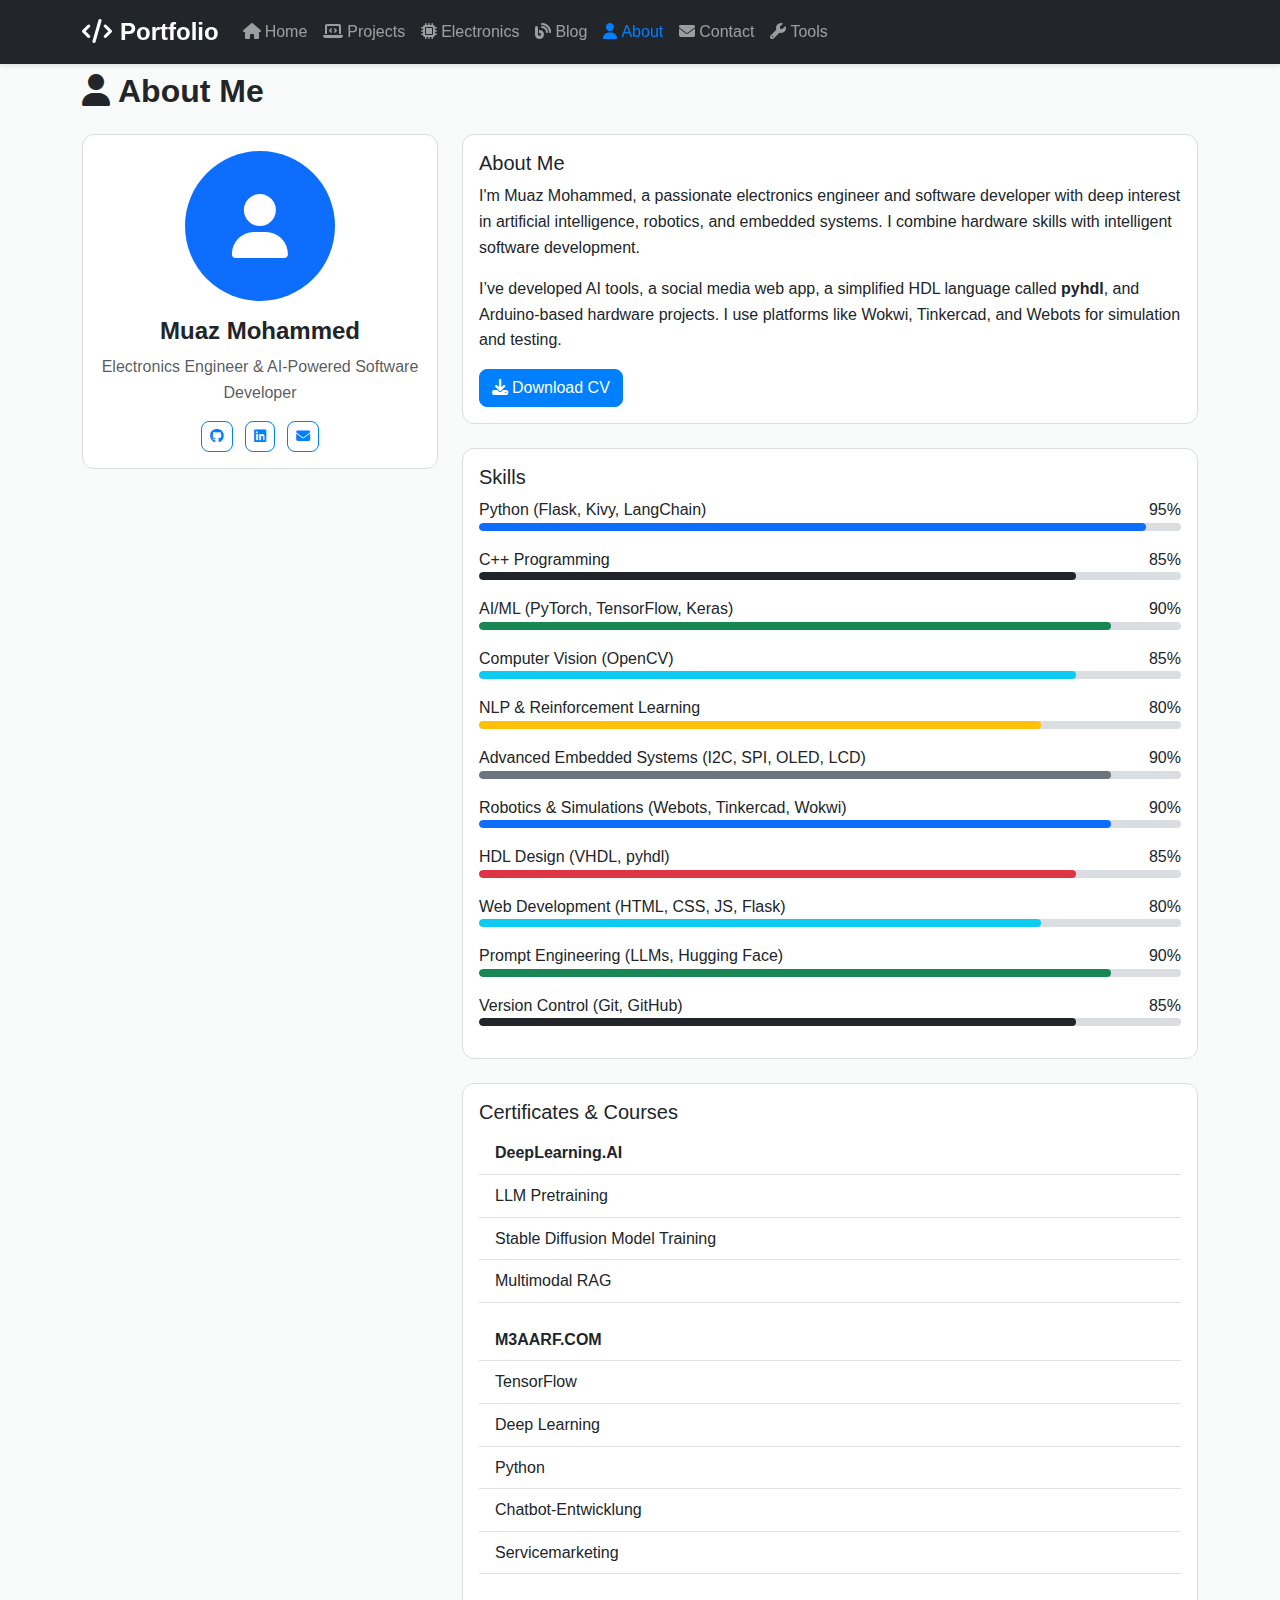
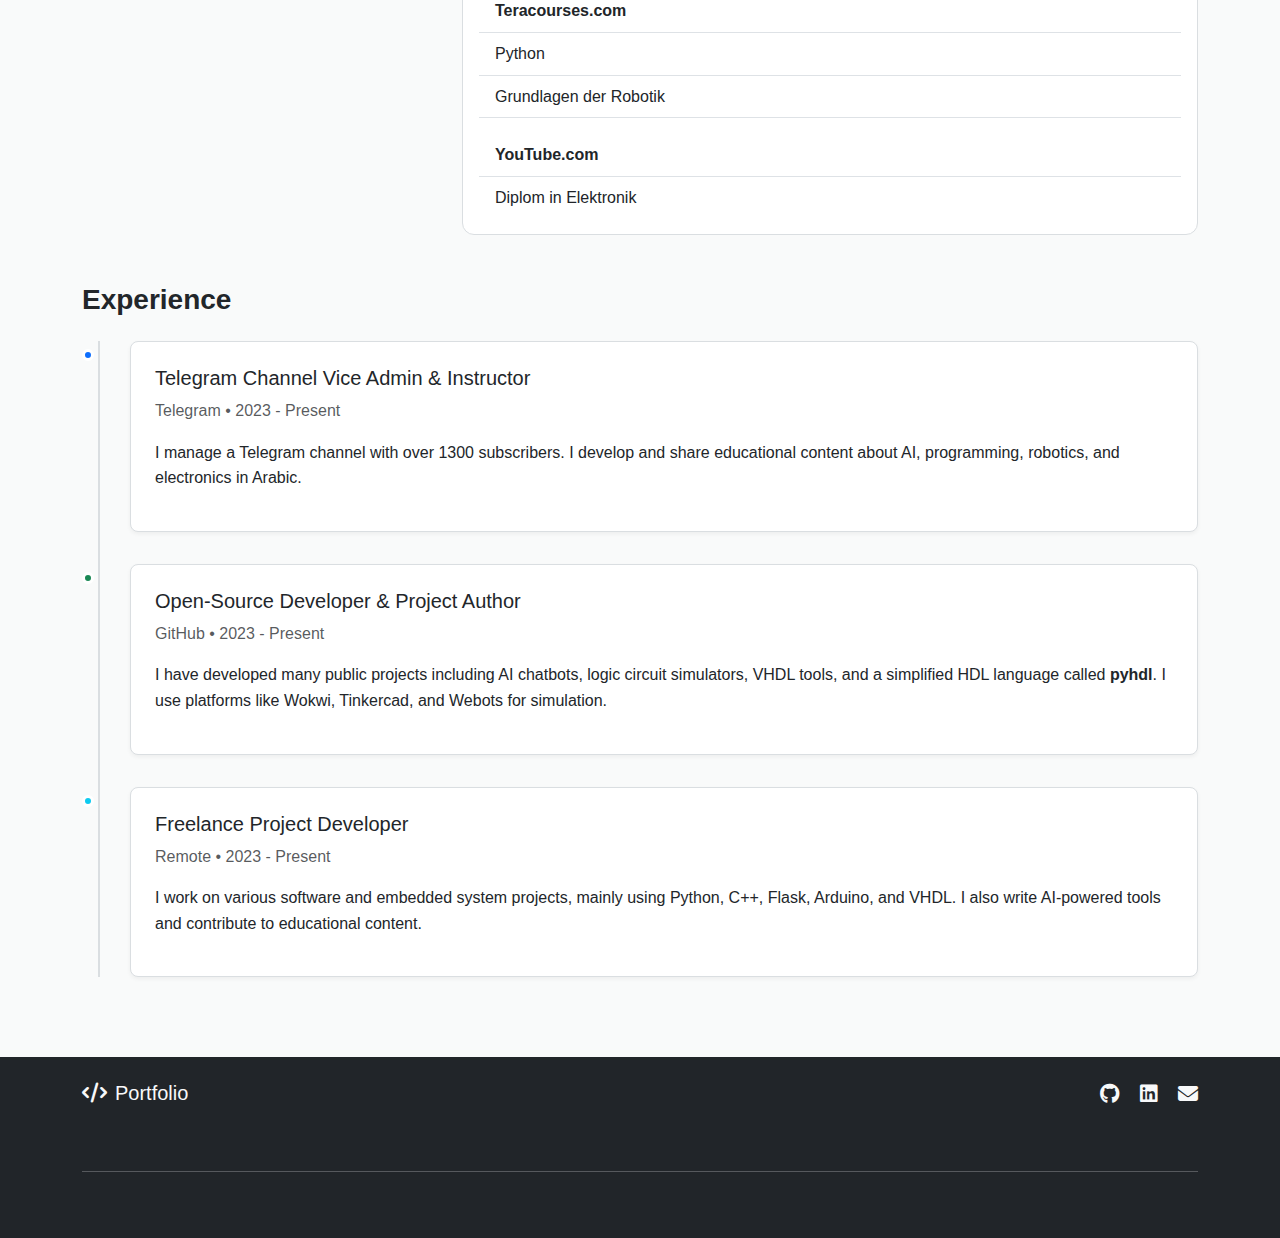
<file: about/index.html>
<!DOCTYPE html>
<html lang="en" dir="ltr">
<head>
    <meta charset="UTF-8">
    <meta name="viewport" content="width=device-width, initial-scale=1.0">
    <title>About - Portfolio</title>
    
    <!-- Bootstrap 5 CSS -->
    <link href="https://cdn.jsdelivr.net/npm/bootstrap@5.3.0/dist/css/bootstrap.min.css" rel="stylesheet">
    <!-- Font Awesome -->
    <link rel="stylesheet" href="https://cdnjs.cloudflare.com/ajax/libs/font-awesome/6.4.0/css/all.min.css">
    <!-- Custom CSS -->
    <link rel="stylesheet" href="/static/css/style.css">
    
    
</head>
<body>
    <!-- Navigation -->
    <nav class="navbar navbar-expand-lg navbar-dark bg-dark fixed-top">
        <div class="container">
            <a class="navbar-brand fw-bold" href="/">
                <i class="fas fa-code me-2"></i>Portfolio
            </a>
            
            <button class="navbar-toggler" type="button" data-bs-toggle="collapse" data-bs-target="#navbarNav">
                <span class="navbar-toggler-icon"></span>
            </button>
            
            <div class="collapse navbar-collapse" id="navbarNav">
                <ul class="navbar-nav me-auto">
                    <li class="nav-item">
                        <a class="nav-link " href="/">
                            <i class="fas fa-home me-1"></i>Home
                        </a>
                    </li>
                    <li class="nav-item">
                        <a class="nav-link " href="/projects">
                            <i class="fas fa-laptop-code me-1"></i>Projects
                        </a>
                    </li>
                    <li class="nav-item">
                        <a class="nav-link " href="/electronics">
                            <i class="fas fa-microchip me-1"></i>Electronics
                        </a>
                    </li>
                    <li class="nav-item">
                        <a class="nav-link " href="/blog">
                            <i class="fas fa-blog me-1"></i>Blog
                        </a>
                    </li>
                    <li class="nav-item">
                        <a class="nav-link active" href="/about">
                            <i class="fas fa-user me-1"></i>About
                        </a>
                    </li>
                    <li class="nav-item">
                        <a class="nav-link " href="/contact">
                            <i class="fas fa-envelope me-1"></i>Contact
                        </a>
                    </li>
                    <li class="nav-item">
                        <a class="nav-link " href="/tools">
                            <i class="fas fa-wrench me-1"></i>Tools
                        </a>
                    </li>
                </ul>
                
            </div>
        </div>
    </nav>

    <!-- Flash Messages -->
    
        
    

    <!-- Main Content -->
    <main>
        
<div class="container mt-5 pt-4">
    <div class="row">
        <div class="col-12">
            <h1 class="h2 fw-bold mb-4">
                <i class="fas fa-user me-2"></i>About Me
            </h1>
        </div>
    </div>
    
    <div class="row">
        <div class="col-lg-4 mb-4">
            <div class="card">
                <div class="card-body text-center">
                    <div class="profile-image mb-3">
                        <div class="bg-primary rounded-circle d-flex align-items-center justify-content-center mx-auto" 
                             style="width: 150px; height: 150px;">
                            <i class="fas fa-user fa-4x text-white"></i>
                        </div>
                    </div>
                    <h4 class="fw-bold">Muaz Mohammed</h4>
                    <p class="text-muted">Electronics Engineer & AI-Powered Software Developer</p>
                    <div class="social-links">
                        <a href="https://github.com/muazalamri" class="btn btn-outline-primary btn-sm me-2" target="_blank">
                            <i class="fab fa-github"></i>
                        </a>
                        <a href="https://www.linkedin.com/in/muaz-alamri/" class="btn btn-outline-primary btn-sm me-2" target="_blank">
                            <i class="fab fa-linkedin"></i>
                        </a>
                        <a href="mailto:muazalamri2006@gmail.com" class="btn btn-outline-primary btn-sm">
                            <i class="fas fa-envelope"></i>
                        </a>
                    </div>
                </div>
            </div>
        </div>
        
        <div class="col-lg-8">
            <div class="card mb-4">
                <div class="card-body">
                    <h5 class="card-title">About Me</h5>
                    <p class="card-text">
                        I'm Muaz Mohammed, a passionate electronics engineer and software developer with deep interest in artificial intelligence, robotics, and embedded systems. I combine hardware skills with intelligent software development.
                    </p>
                    <p class="card-text">
                        I’ve developed AI tools, a social media web app, a simplified HDL language called <strong>pyhdl</strong>, and Arduino-based hardware projects. I use platforms like Wokwi, Tinkercad, and Webots for simulation and testing.
                    </p>
                    <a href="/static/files/Muaz_CV.pdf" class="btn btn-primary" download>
                        <i class="fas fa-download me-1"></i>Download CV
                    </a>
                </div>
            </div>

            <!-- Skills -->
            <div class="card">
                <div class="card-body">
                    <h5 class="card-title">Skills</h5>
                    <div class="skills-section">

                        <div class="skill-item mb-3">
                            <div class="d-flex justify-content-between">
                                <span>Python (Flask, Kivy, LangChain)</span>
                                <span>95%</span>
                            </div>
                            <div class="progress">
                                <div class="progress-bar bg-primary" style="width: 95%"></div>
                            </div>
                        </div>

                        <div class="skill-item mb-3">
                            <div class="d-flex justify-content-between">
                                <span>C++ Programming</span>
                                <span>85%</span>
                            </div>
                            <div class="progress">
                                <div class="progress-bar bg-dark" style="width: 85%"></div>
                            </div>
                        </div>

                        <div class="skill-item mb-3">
                            <div class="d-flex justify-content-between">
                                <span>AI/ML (PyTorch, TensorFlow, Keras)</span>
                                <span>90%</span>
                            </div>
                            <div class="progress">
                                <div class="progress-bar bg-success" style="width: 90%"></div>
                            </div>
                        </div>

                        <div class="skill-item mb-3">
                            <div class="d-flex justify-content-between">
                                <span>Computer Vision (OpenCV)</span>
                                <span>85%</span>
                            </div>
                            <div class="progress">
                                <div class="progress-bar bg-info" style="width: 85%"></div>
                            </div>
                        </div>

                        <div class="skill-item mb-3">
                            <div class="d-flex justify-content-between">
                                <span>NLP & Reinforcement Learning</span>
                                <span>80%</span>
                            </div>
                            <div class="progress">
                                <div class="progress-bar bg-warning" style="width: 80%"></div>
                            </div>
                        </div>

                        <div class="skill-item mb-3">
                            <div class="d-flex justify-content-between">
                                <span>Advanced Embedded Systems (I2C, SPI, OLED, LCD)</span>
                                <span>90%</span>
                            </div>
                            <div class="progress">
                                <div class="progress-bar bg-secondary" style="width: 90%"></div>
                            </div>
                        </div>

                        <div class="skill-item mb-3">
                            <div class="d-flex justify-content-between">
                                <span>Robotics & Simulations (Webots, Tinkercad, Wokwi)</span>
                                <span>90%</span>
                            </div>
                            <div class="progress">
                                <div class="progress-bar bg-primary" style="width: 90%"></div>
                            </div>
                        </div>

                        <div class="skill-item mb-3">
                            <div class="d-flex justify-content-between">
                                <span>HDL Design (VHDL, pyhdl)</span>
                                <span>85%</span>
                            </div>
                            <div class="progress">
                                <div class="progress-bar bg-danger" style="width: 85%"></div>
                            </div>
                        </div>

                        <div class="skill-item mb-3">
                            <div class="d-flex justify-content-between">
                                <span>Web Development (HTML, CSS, JS, Flask)</span>
                                <span>80%</span>
                            </div>
                            <div class="progress">
                                <div class="progress-bar bg-info" style="width: 80%"></div>
                            </div>
                        </div>

                        <div class="skill-item mb-3">
                            <div class="d-flex justify-content-between">
                                <span>Prompt Engineering (LLMs, Hugging Face)</span>
                                <span>90%</span>
                            </div>
                            <div class="progress">
                                <div class="progress-bar bg-success" style="width: 90%"></div>
                            </div>
                        </div>

                        <div class="skill-item mb-3">
                            <div class="d-flex justify-content-between">
                                <span>Version Control (Git, GitHub)</span>
                                <span>85%</span>
                            </div>
                            <div class="progress">
                                <div class="progress-bar bg-dark" style="width: 85%"></div>
                            </div>
                        </div>

                    </div>
                </div>
            </div>

            <!-- Certificates -->
            <div class="card mt-4">
                <div class="card-body">
                    <h5 class="card-title">Certificates & Courses</h5>
                    <ul class="list-group list-group-flush">
                        <li class="list-group-item fw-bold">DeepLearning.AI</li>
                        <li class="list-group-item">LLM Pretraining</li>
                        <li class="list-group-item">Stable Diffusion Model Training</li>
                        <li class="list-group-item">Multimodal RAG</li>

                        <li class="list-group-item fw-bold mt-3">M3AARF.COM</li>
                        <li class="list-group-item">TensorFlow</li>
                        <li class="list-group-item">Deep Learning</li>
                        <li class="list-group-item">Python</li>
                        <li class="list-group-item">Chatbot-Entwicklung</li>
                        <li class="list-group-item">Servicemarketing</li>

                        <li class="list-group-item fw-bold mt-3">Teracourses.com</li>
                        <li class="list-group-item">Python</li>
                        <li class="list-group-item">Grundlagen der Robotik</li>

                        <li class="list-group-item fw-bold mt-3">YouTube.com</li>
                        <li class="list-group-item">Diplom in Elektronik</li>
                    </ul>
                </div>
            </div>

        </div>
    </div>

    <!-- Experience -->
    <div class="row mt-5">
        <div class="col-12">
            <h3 class="fw-bold mb-4">Experience</h3>
            <div class="timeline">
                <div class="timeline-item">
                    <div class="timeline-marker bg-primary"></div>
                    <div class="timeline-content">
                        <h5>Telegram Channel Vice Admin & Instructor</h5>
                        <p class="text-muted">Telegram • 2023 - Present</p>
                        <p>I manage a Telegram channel with over 1300 subscribers. I develop and share educational content about AI, programming, robotics, and electronics in Arabic.</p>
                    </div>
                </div>

                <div class="timeline-item">
                    <div class="timeline-marker bg-success"></div>
                    <div class="timeline-content">
                        <h5>Open-Source Developer & Project Author</h5>
                        <p class="text-muted">GitHub • 2023 - Present</p>
                        <p>I have developed many public projects including AI chatbots, logic circuit simulators, VHDL tools, and a simplified HDL language called <strong>pyhdl</strong>. I use platforms like Wokwi, Tinkercad, and Webots for simulation.</p>
                    </div>
                </div>

                <div class="timeline-item">
                    <div class="timeline-marker bg-info"></div>
                    <div class="timeline-content">
                        <h5>Freelance Project Developer</h5>
                        <p class="text-muted">Remote • 2023 - Present</p>
                        <p>I work on various software and embedded system projects, mainly using Python, C++, Flask, Arduino, and VHDL. I also write AI-powered tools and contribute to educational content.</p>
                    </div>
                </div>

            </div>
        </div>
    </div>
</div>

    </main>

    <!-- Footer -->
    <footer class="bg-dark text-light py-4 mt-5">
        <div class="container">
            <div class="row">
                <div class="col-md-6">
                    <h5><i class="fas fa-code me-2"></i>Portfolio</h5>
                    <p class="text-muted">Software Engineer & Electronics Enthusiast</p>
                </div>
                <div class="col-md-6 text-md-end">
                    <div class="social-links">
                        <a href="https://github.com/muazalamri/" class="text-light me-3"><i class="fab fa-github fa-lg"></i></a>
                        <a href="https://www.linkedin.com/in/muaz-alamri/" class="text-light me-3"><i class="fab fa-linkedin fa-lg"></i></a>
                        <a href="mailto:muazalamri2006@gmail.com" class="text-light"><i class="fas fa-envelope fa-lg"></i></a>
                    </div>
                </div>
            </div>
            <hr class="my-3">
            <div class="text-center text-muted">
                <small>&copy; 2025 Muaz Alamri. All rights reserved.</small>
            </div>
        </div>
    </footer>

    <!-- Bootstrap 5 JS -->
    <script src="https://cdn.jsdelivr.net/npm/bootstrap@5.3.0/dist/js/bootstrap.bundle.min.js"></script>
    <!-- Custom JS -->
    <script src="/static/js/main.js"></script>
    
    
</body>
</html>
</file>
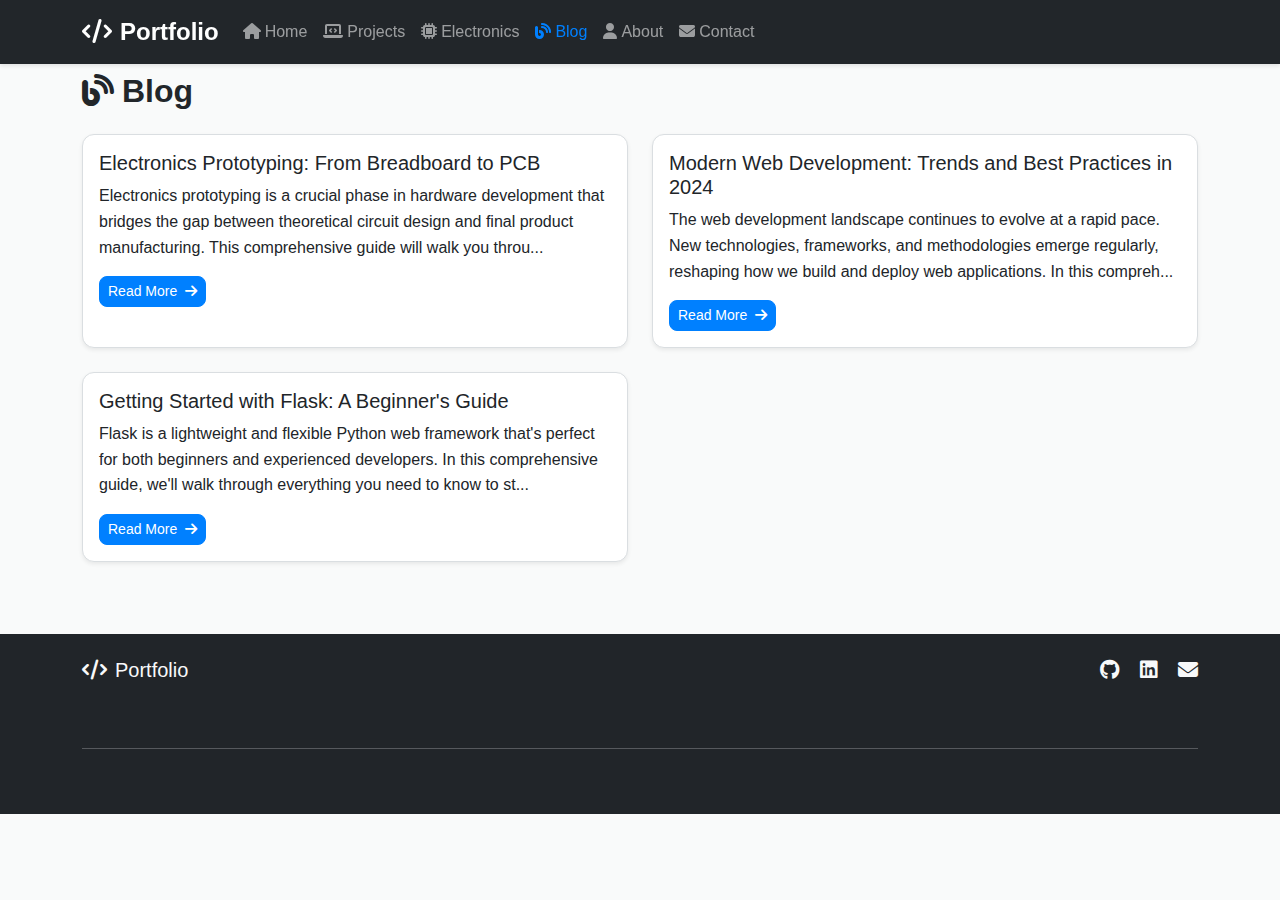
<file: blog/index.html>
<!DOCTYPE html>
<html lang="en" dir="ltr">
<head>
    <meta charset="UTF-8">
    <meta name="viewport" content="width=device-width, initial-scale=1.0">
    <title>Blog - Portfolio</title>
    
    <!-- Bootstrap 5 CSS -->
    <link href="https://cdn.jsdelivr.net/npm/bootstrap@5.3.0/dist/css/bootstrap.min.css" rel="stylesheet">
    <!-- Font Awesome -->
    <link rel="stylesheet" href="https://cdnjs.cloudflare.com/ajax/libs/font-awesome/6.4.0/css/all.min.css">
    <!-- Custom CSS -->
    <link rel="stylesheet" href="/static/css/style.css">
    
    
</head>
<body>
    <!-- Navigation -->
    <nav class="navbar navbar-expand-lg navbar-dark bg-dark fixed-top">
        <div class="container">
            <a class="navbar-brand fw-bold" href="/">
                <i class="fas fa-code me-2"></i>Portfolio
            </a>
            
            <button class="navbar-toggler" type="button" data-bs-toggle="collapse" data-bs-target="#navbarNav">
                <span class="navbar-toggler-icon"></span>
            </button>
            
            <div class="collapse navbar-collapse" id="navbarNav">
                <ul class="navbar-nav me-auto">
                    <li class="nav-item">
                        <a class="nav-link " href="/">
                            <i class="fas fa-home me-1"></i>Home
                        </a>
                    </li>
                    <li class="nav-item">
                        <a class="nav-link " href="/projects">
                            <i class="fas fa-laptop-code me-1"></i>Projects
                        </a>
                    </li>
                    <li class="nav-item">
                        <a class="nav-link " href="/electronics">
                            <i class="fas fa-microchip me-1"></i>Electronics
                        </a>
                    </li>
                    <li class="nav-item">
                        <a class="nav-link active" href="/blog">
                            <i class="fas fa-blog me-1"></i>Blog
                        </a>
                    </li>
                    <li class="nav-item">
                        <a class="nav-link " href="/about">
                            <i class="fas fa-user me-1"></i>About
                        </a>
                    </li>
                    <li class="nav-item">
                        <a class="nav-link " href="/contact">
                            <i class="fas fa-envelope me-1"></i>Contact
                        </a>
                    </li>
                </ul>
                
            </div>
        </div>
    </nav>

    <!-- Flash Messages -->
    
        
    

    <!-- Main Content -->
    <main>
        
<div class="container mt-5 pt-4">
    <div class="row">
        <div class="col-12">
            <h1 class="h2 fw-bold mb-4">
                <i class="fas fa-blog me-2"></i>Blog
            </h1>
        </div>
    </div>
    
    <!-- Search -->

    <!-- Blog Posts -->
    <div class="row">
        
        <div class="col-lg-6 col-md-12 mb-4">
            <div class="card blog-card h-100 shadow-sm">
                <div class="card-body">
                    <h5 class="card-title">Electronics Prototyping: From Breadboard to PCB</h5>
                    <p class="card-text">Electronics prototyping is a crucial phase in hardware development that bridges the gap between theoretical circuit design and final product manufacturing. This comprehensive guide will walk you throu...</p>
                    <div class="blog-meta text-muted small mb-3">
                    </div>
                    <a href="/blog/electronics-prototyping" 
                       class="btn btn-primary btn-sm">
                        Read More <i class="fas fa-arrow-right ms-1"></i>
                    </a>
                </div>
            </div>
        </div>
        
        <div class="col-lg-6 col-md-12 mb-4">
            <div class="card blog-card h-100 shadow-sm">
                <div class="card-body">
                    <h5 class="card-title">Modern Web Development: Trends and Best Practices in 2024</h5>
                    <p class="card-text">The web development landscape continues to evolve at a rapid pace. New technologies, frameworks, and methodologies emerge regularly, reshaping how we build and deploy web applications. In this compreh...</p>
                    <div class="blog-meta text-muted small mb-3">
                    </div>
                    <a href="/blog/modern-web-development" 
                       class="btn btn-primary btn-sm">
                        Read More <i class="fas fa-arrow-right ms-1"></i>
                    </a>
                </div>
            </div>
        </div>
        
        <div class="col-lg-6 col-md-12 mb-4">
            <div class="card blog-card h-100 shadow-sm">
                <div class="card-body">
                    <h5 class="card-title">Getting Started with Flask: A Beginner&#39;s Guide</h5>
                    <p class="card-text">Flask is a lightweight and flexible Python web framework that&#39;s perfect for both beginners and experienced developers. In this comprehensive guide, we&#39;ll walk through everything you need to know to st...</p>
                    <div class="blog-meta text-muted small mb-3">
                    </div>
                    <a href="/blog/getting-started-with-flask" 
                       class="btn btn-primary btn-sm">
                        Read More <i class="fas fa-arrow-right ms-1"></i>
                    </a>
                </div>
            </div>
        </div>
        
    </div>
    
    <!-- Pagination -->
    
</div>

    </main>

    <!-- Footer -->
    <footer class="bg-dark text-light py-4 mt-5">
        <div class="container">
            <div class="row">
                <div class="col-md-6">
                    <h5><i class="fas fa-code me-2"></i>Portfolio</h5>
                    <p class="text-muted">Software Engineer & Electronics Enthusiast</p>
                </div>
                <div class="col-md-6 text-md-end">
                    <div class="social-links">
                        <a href="https://github.com/muazalamri/" class="text-light me-3"><i class="fab fa-github fa-lg"></i></a>
                        <a href="https://www.linkedin.com/in/muaz-alamri/" class="text-light me-3"><i class="fab fa-linkedin fa-lg"></i></a>
                        <a href="mailto:muazalamri2006@gmail.com" class="text-light"><i class="fas fa-envelope fa-lg"></i></a>
                    </div>
                </div>
            </div>
            <hr class="my-3">
            <div class="text-center text-muted">
                <small>&copy; 2025 Muaz Alamri. All rights reserved.</small>
            </div>
        </div>
    </footer>

    <!-- Bootstrap 5 JS -->
    <script src="https://cdn.jsdelivr.net/npm/bootstrap@5.3.0/dist/js/bootstrap.bundle.min.js"></script>
    <!-- Custom JS -->
    <script src="/static/js/main.js"></script>
    
    
</body>
</html>
</file>
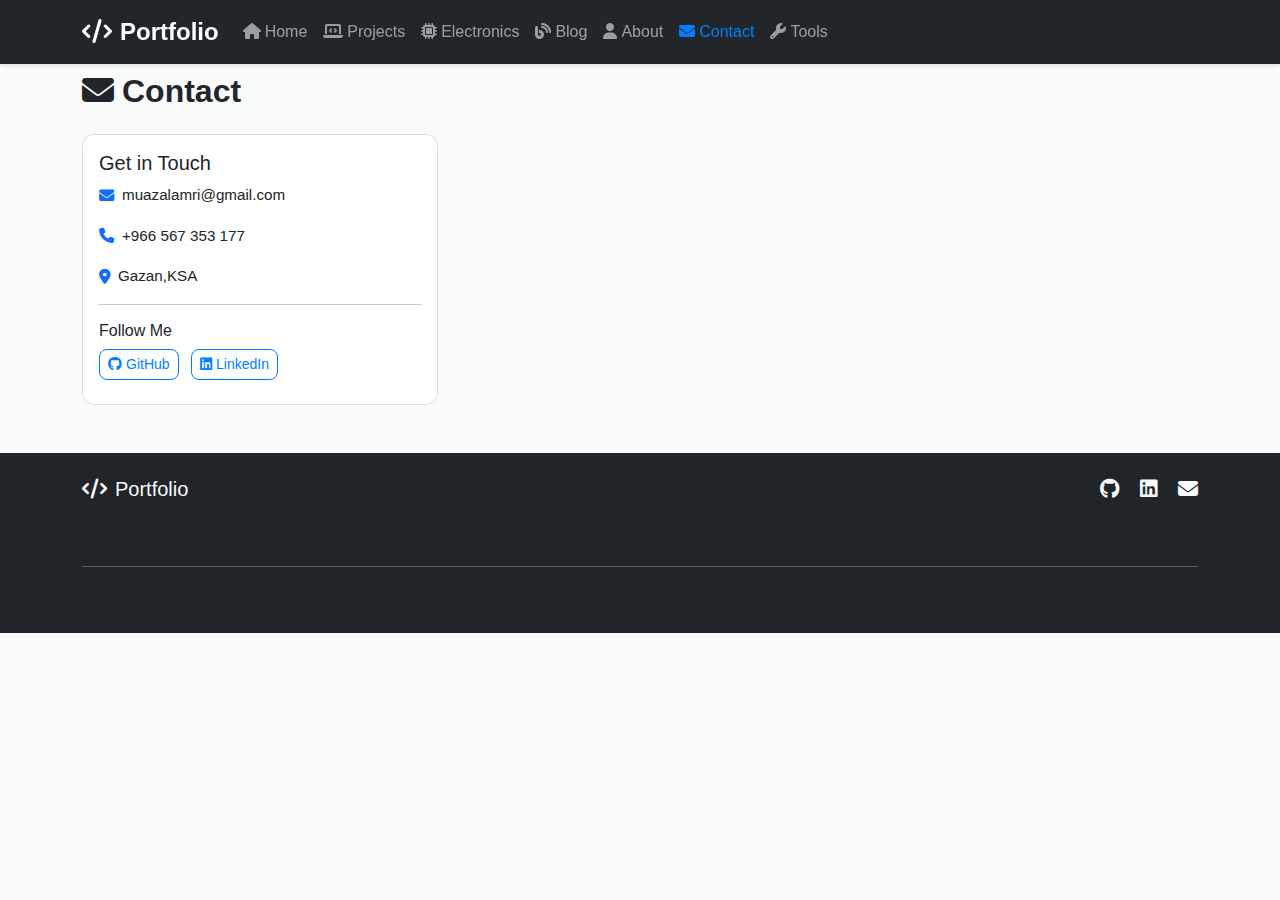
<file: contact/index.html>
<!DOCTYPE html>
<html lang="en" dir="ltr">
<head>
    <meta charset="UTF-8">
    <meta name="viewport" content="width=device-width, initial-scale=1.0">
    <title>Contact - Portfolio</title>
    
    <!-- Bootstrap 5 CSS -->
    <link href="https://cdn.jsdelivr.net/npm/bootstrap@5.3.0/dist/css/bootstrap.min.css" rel="stylesheet">
    <!-- Font Awesome -->
    <link rel="stylesheet" href="https://cdnjs.cloudflare.com/ajax/libs/font-awesome/6.4.0/css/all.min.css">
    <!-- Custom CSS -->
    <link rel="stylesheet" href="/static/css/style.css">
    
    
</head>
<body>
    <!-- Navigation -->
    <nav class="navbar navbar-expand-lg navbar-dark bg-dark fixed-top">
        <div class="container">
            <a class="navbar-brand fw-bold" href="/">
                <i class="fas fa-code me-2"></i>Portfolio
            </a>
            
            <button class="navbar-toggler" type="button" data-bs-toggle="collapse" data-bs-target="#navbarNav">
                <span class="navbar-toggler-icon"></span>
            </button>
            
            <div class="collapse navbar-collapse" id="navbarNav">
                <ul class="navbar-nav me-auto">
                    <li class="nav-item">
                        <a class="nav-link " href="/">
                            <i class="fas fa-home me-1"></i>Home
                        </a>
                    </li>
                    <li class="nav-item">
                        <a class="nav-link " href="/projects">
                            <i class="fas fa-laptop-code me-1"></i>Projects
                        </a>
                    </li>
                    <li class="nav-item">
                        <a class="nav-link " href="/electronics">
                            <i class="fas fa-microchip me-1"></i>Electronics
                        </a>
                    </li>
                    <li class="nav-item">
                        <a class="nav-link " href="/blog">
                            <i class="fas fa-blog me-1"></i>Blog
                        </a>
                    </li>
                    <li class="nav-item">
                        <a class="nav-link " href="/about">
                            <i class="fas fa-user me-1"></i>About
                        </a>
                    </li>
                    <li class="nav-item">
                        <a class="nav-link active" href="/contact">
                            <i class="fas fa-envelope me-1"></i>Contact
                        </a>
                    </li>
                    <li class="nav-item">
                        <a class="nav-link " href="/tools">
                            <i class="fas fa-wrench me-1"></i>Tools
                        </a>
                    </li>
                </ul>
                
            </div>
        </div>
    </nav>

    <!-- Flash Messages -->
    
        
    

    <!-- Main Content -->
    <main>
        
<div class="container mt-5 pt-4">
    <div class="row">
        <div class="col-12">
            <h1 class="h2 fw-bold mb-4">
                <i class="fas fa-envelope me-2"></i>Contact
            </h1>
        </div>
    </div>
    
    <div class="row">

        <div class="col-lg-4">
            <div class="card">
                <div class="card-body">
                    <h5 class="card-title">Get in Touch</h5>
                    
                    <div class="contact-info">
                        <div class="contact-item mb-3">
                            <i class="fas fa-envelope text-primary me-2"></i>
                            <span>muazalamri@gmail.com</span>
                        </div>
                        
                        <div class="contact-item mb-3">
                            <i class="fas fa-phone text-primary me-2"></i>
                            <span>+966 567 353 177</span>
                        </div>
                        
                        <div class="contact-item mb-3">
                            <i class="fas fa-map-marker-alt text-primary me-2"></i>
                            <span>Gazan,KSA</span>
                        </div>
                    </div>
                    
                    <hr>
                    
                    <h6>Follow Me</h6>
                    <div class="social-links">
                        <a href="https://www.linkedin.com/in/muaz-alamri/" class="btn btn-outline-primary btn-sm me-2 mb-2">
                            <i class="fab fa-github me-1"></i>GitHub
                        </a>
                        <a href="https://github.com/muazalamri/" class="btn btn-outline-primary btn-sm me-2 mb-2">
                            <i class="fab fa-linkedin me-1"></i>LinkedIn
                        </a>
                    </div>
                </div>
            </div>
            
            <!-- Optional: Add a map -->
        </div>
    </div>
</div>

    </main>

    <!-- Footer -->
    <footer class="bg-dark text-light py-4 mt-5">
        <div class="container">
            <div class="row">
                <div class="col-md-6">
                    <h5><i class="fas fa-code me-2"></i>Portfolio</h5>
                    <p class="text-muted">Software Engineer & Electronics Enthusiast</p>
                </div>
                <div class="col-md-6 text-md-end">
                    <div class="social-links">
                        <a href="https://github.com/muazalamri/" class="text-light me-3"><i class="fab fa-github fa-lg"></i></a>
                        <a href="https://www.linkedin.com/in/muaz-alamri/" class="text-light me-3"><i class="fab fa-linkedin fa-lg"></i></a>
                        <a href="mailto:muazalamri2006@gmail.com" class="text-light"><i class="fas fa-envelope fa-lg"></i></a>
                    </div>
                </div>
            </div>
            <hr class="my-3">
            <div class="text-center text-muted">
                <small>&copy; 2025 Muaz Alamri. All rights reserved.</small>
            </div>
        </div>
    </footer>

    <!-- Bootstrap 5 JS -->
    <script src="https://cdn.jsdelivr.net/npm/bootstrap@5.3.0/dist/js/bootstrap.bundle.min.js"></script>
    <!-- Custom JS -->
    <script src="/static/js/main.js"></script>
    
    
</body>
</html>
</file>
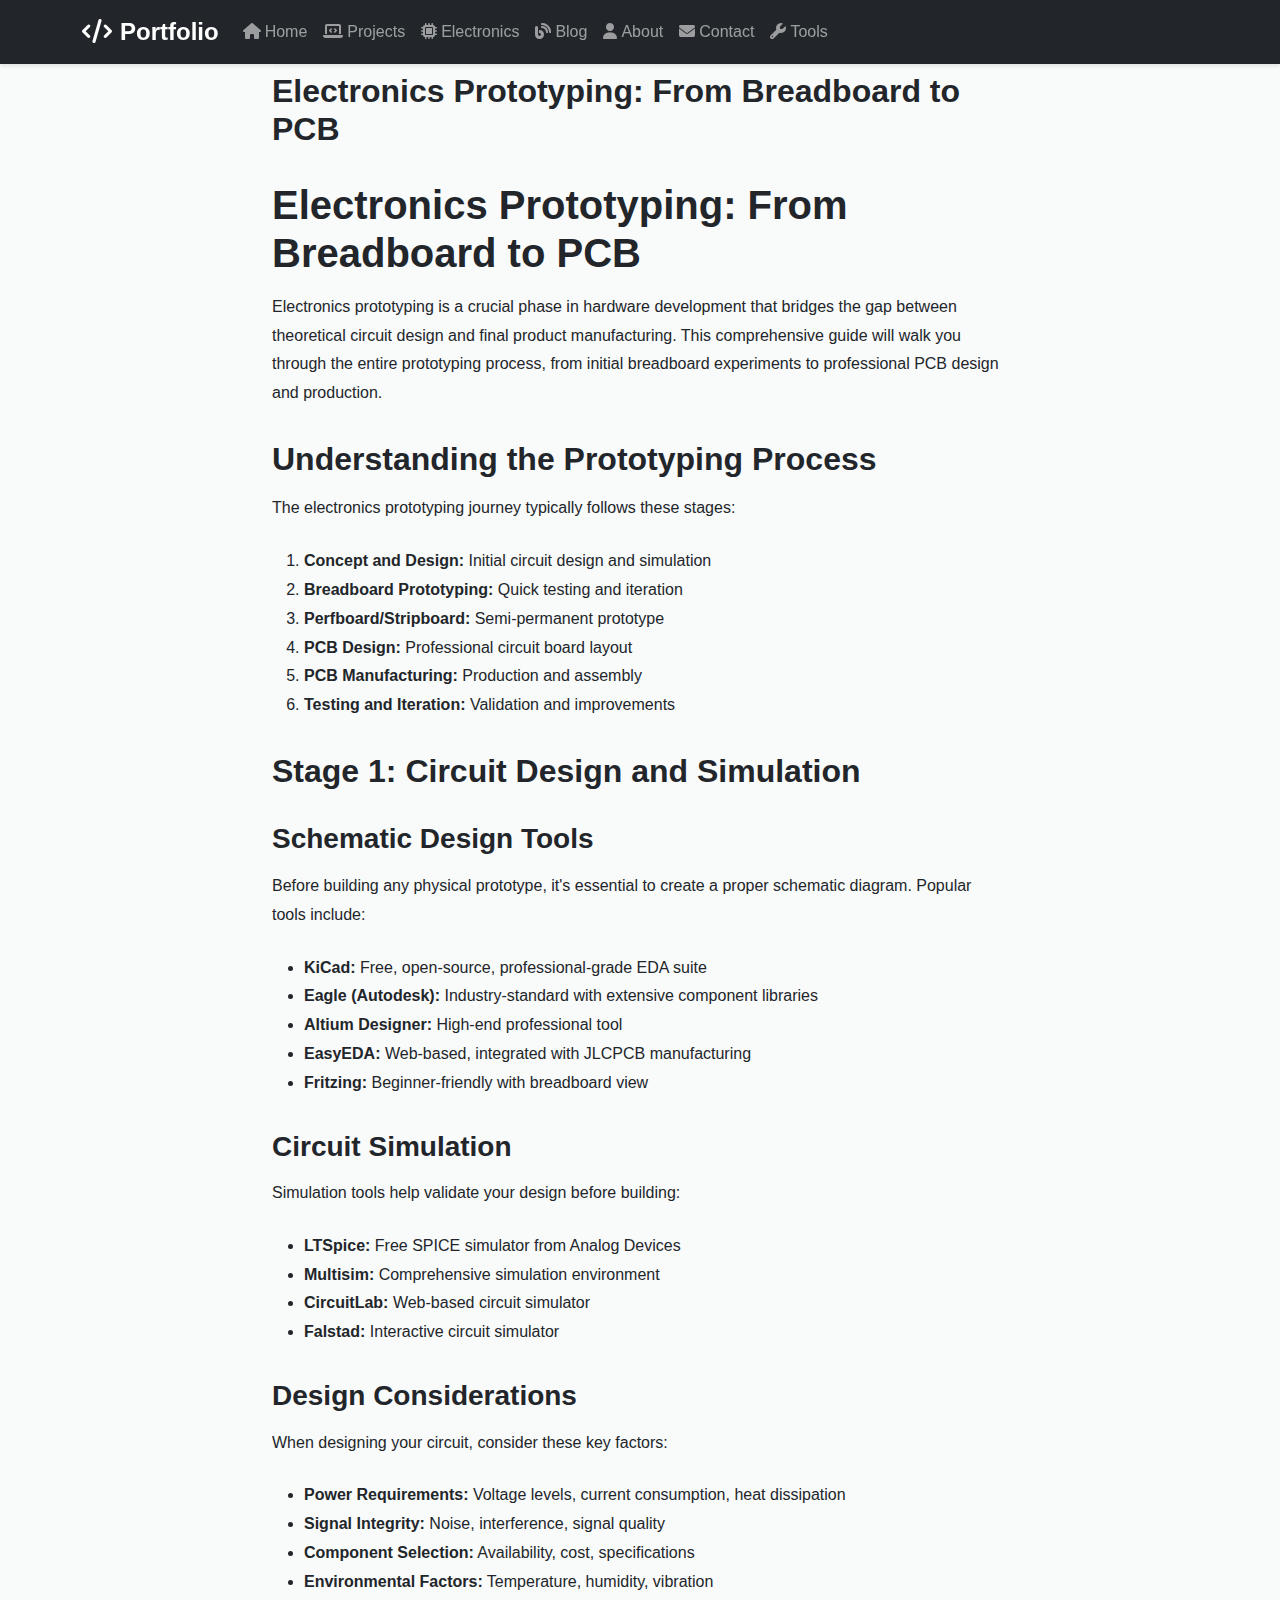
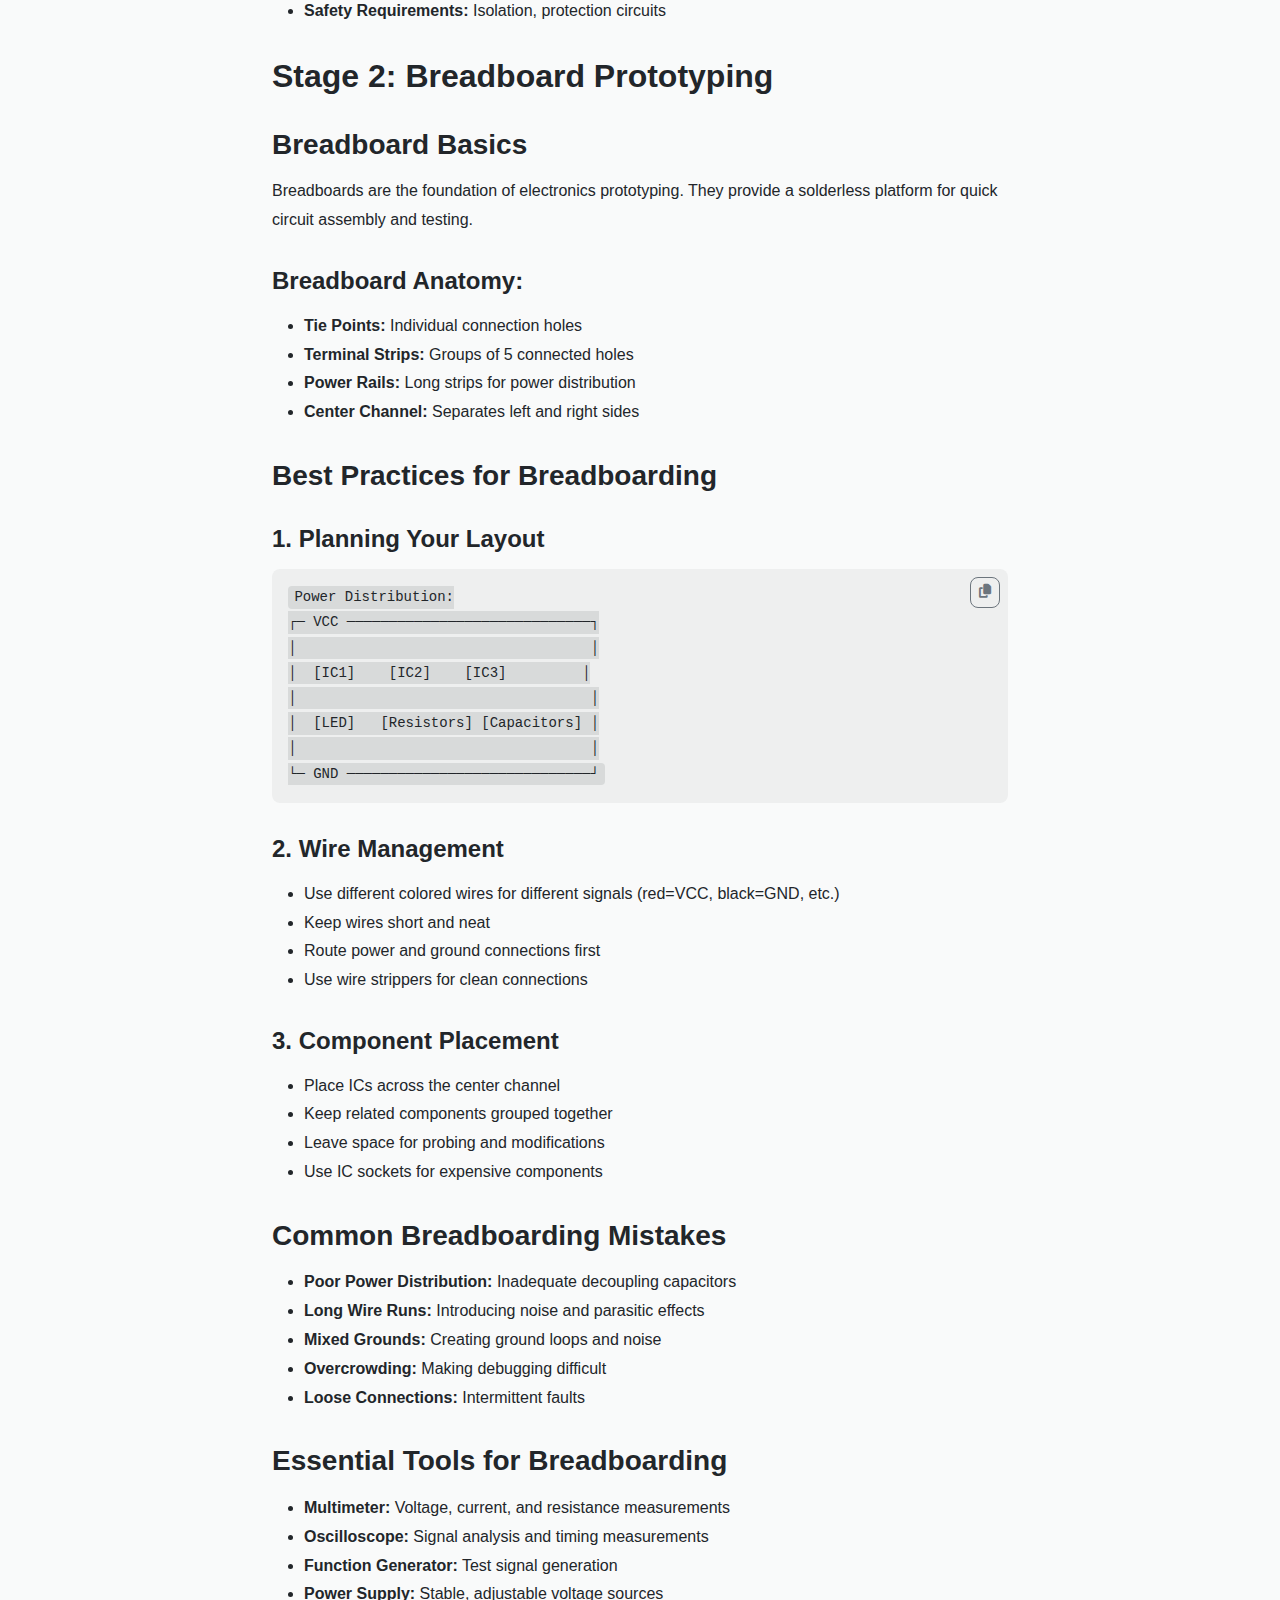
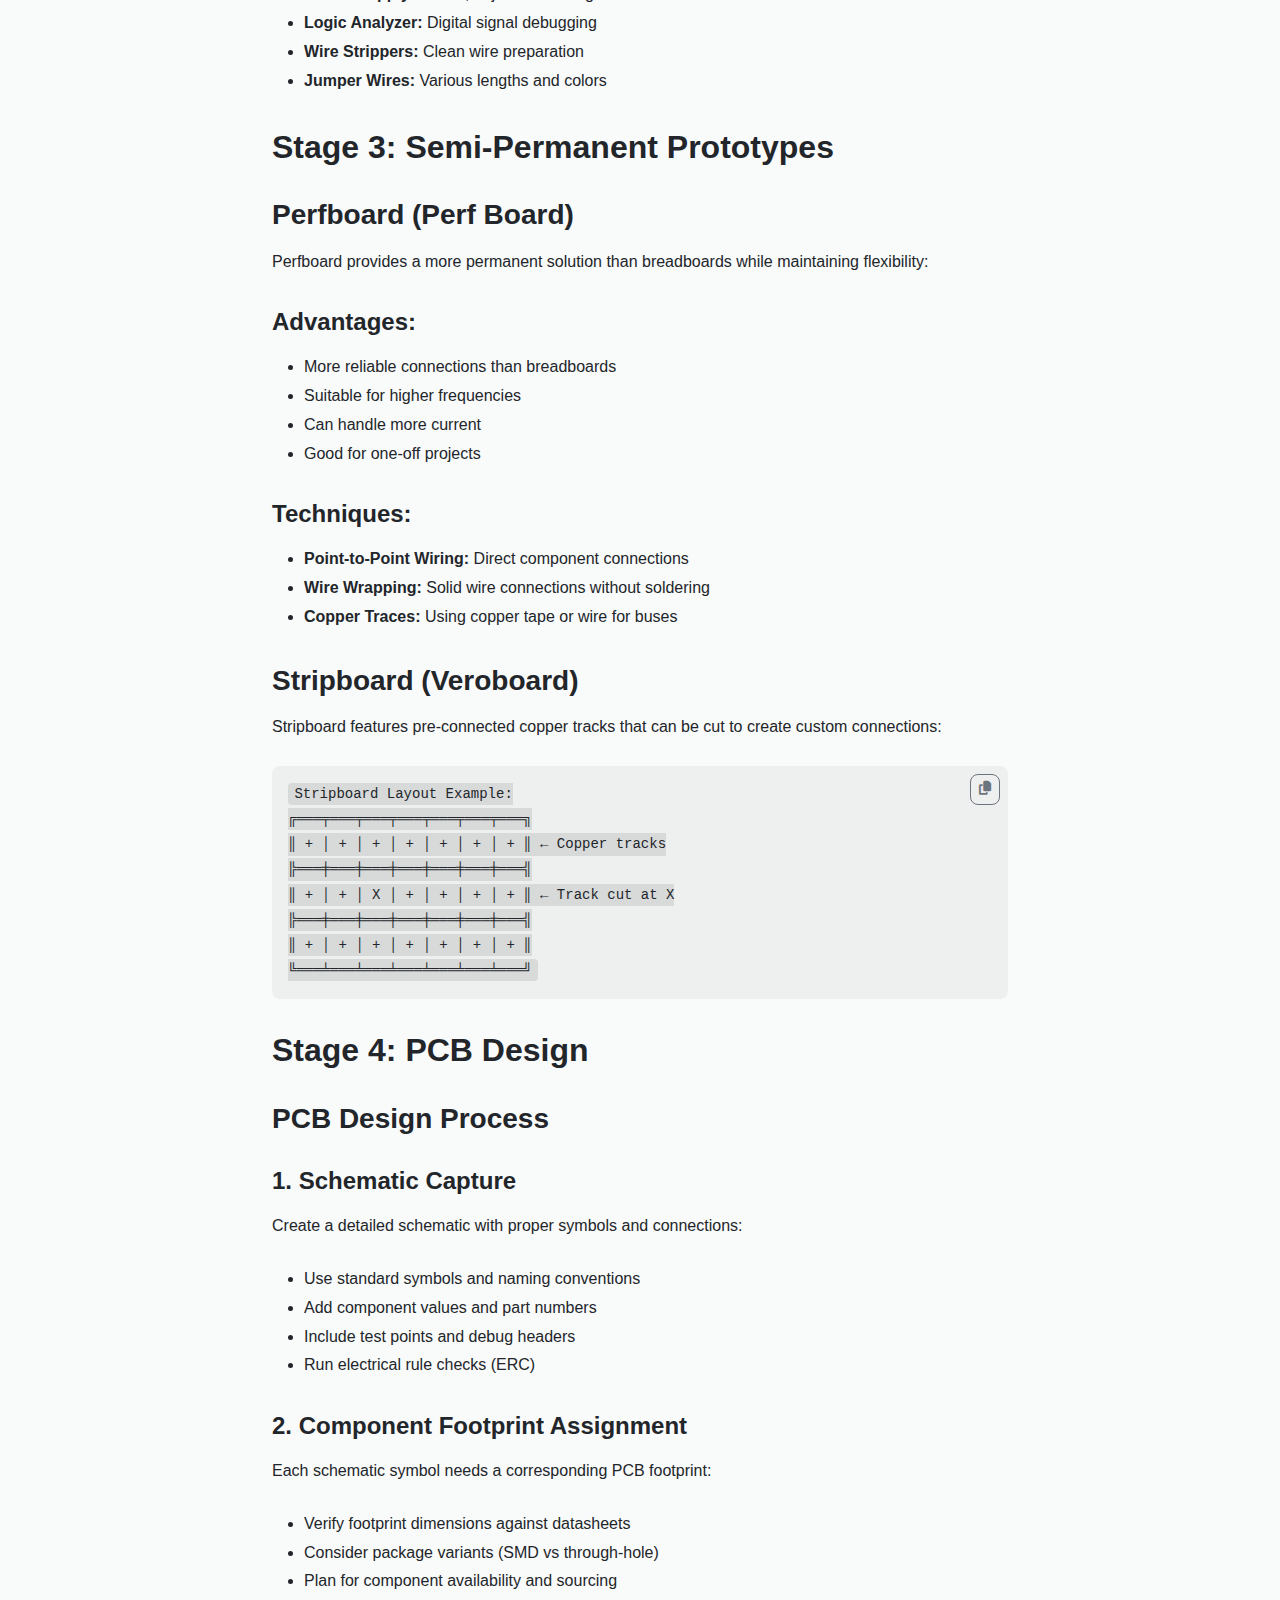
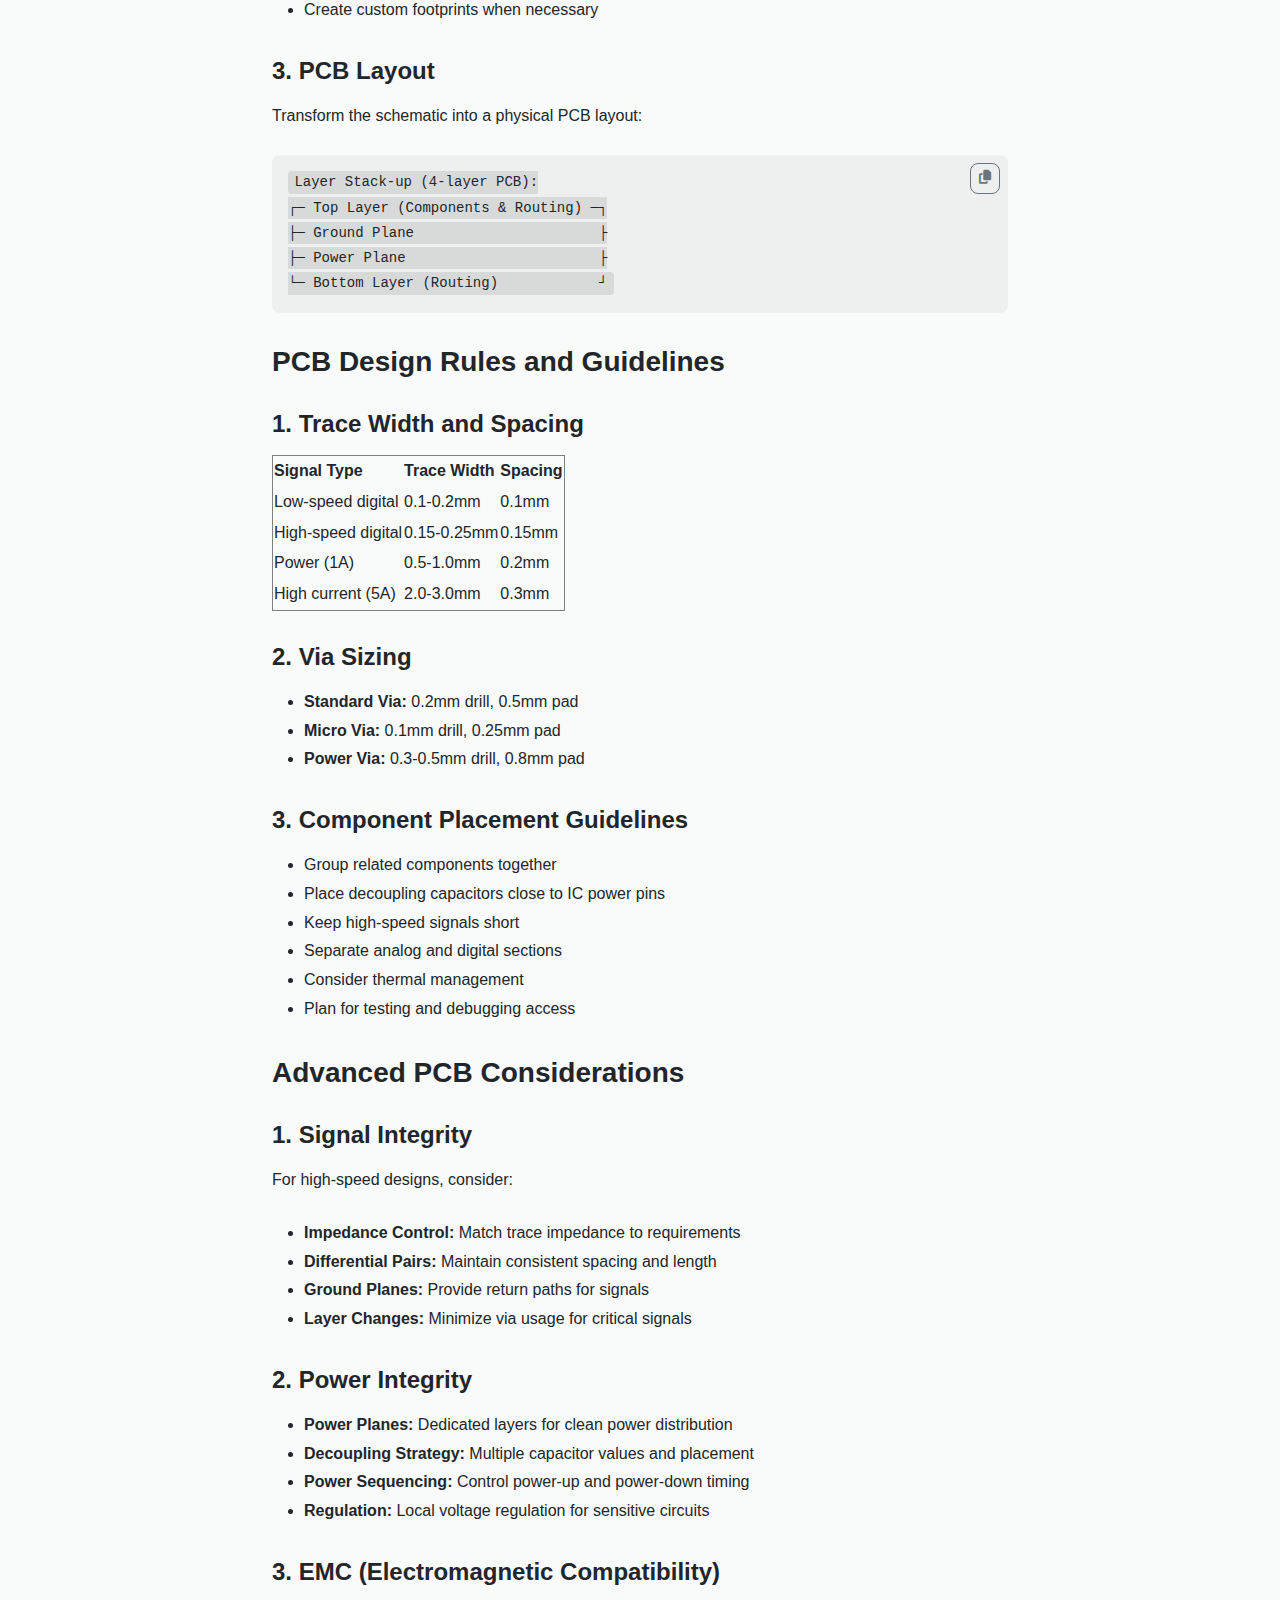
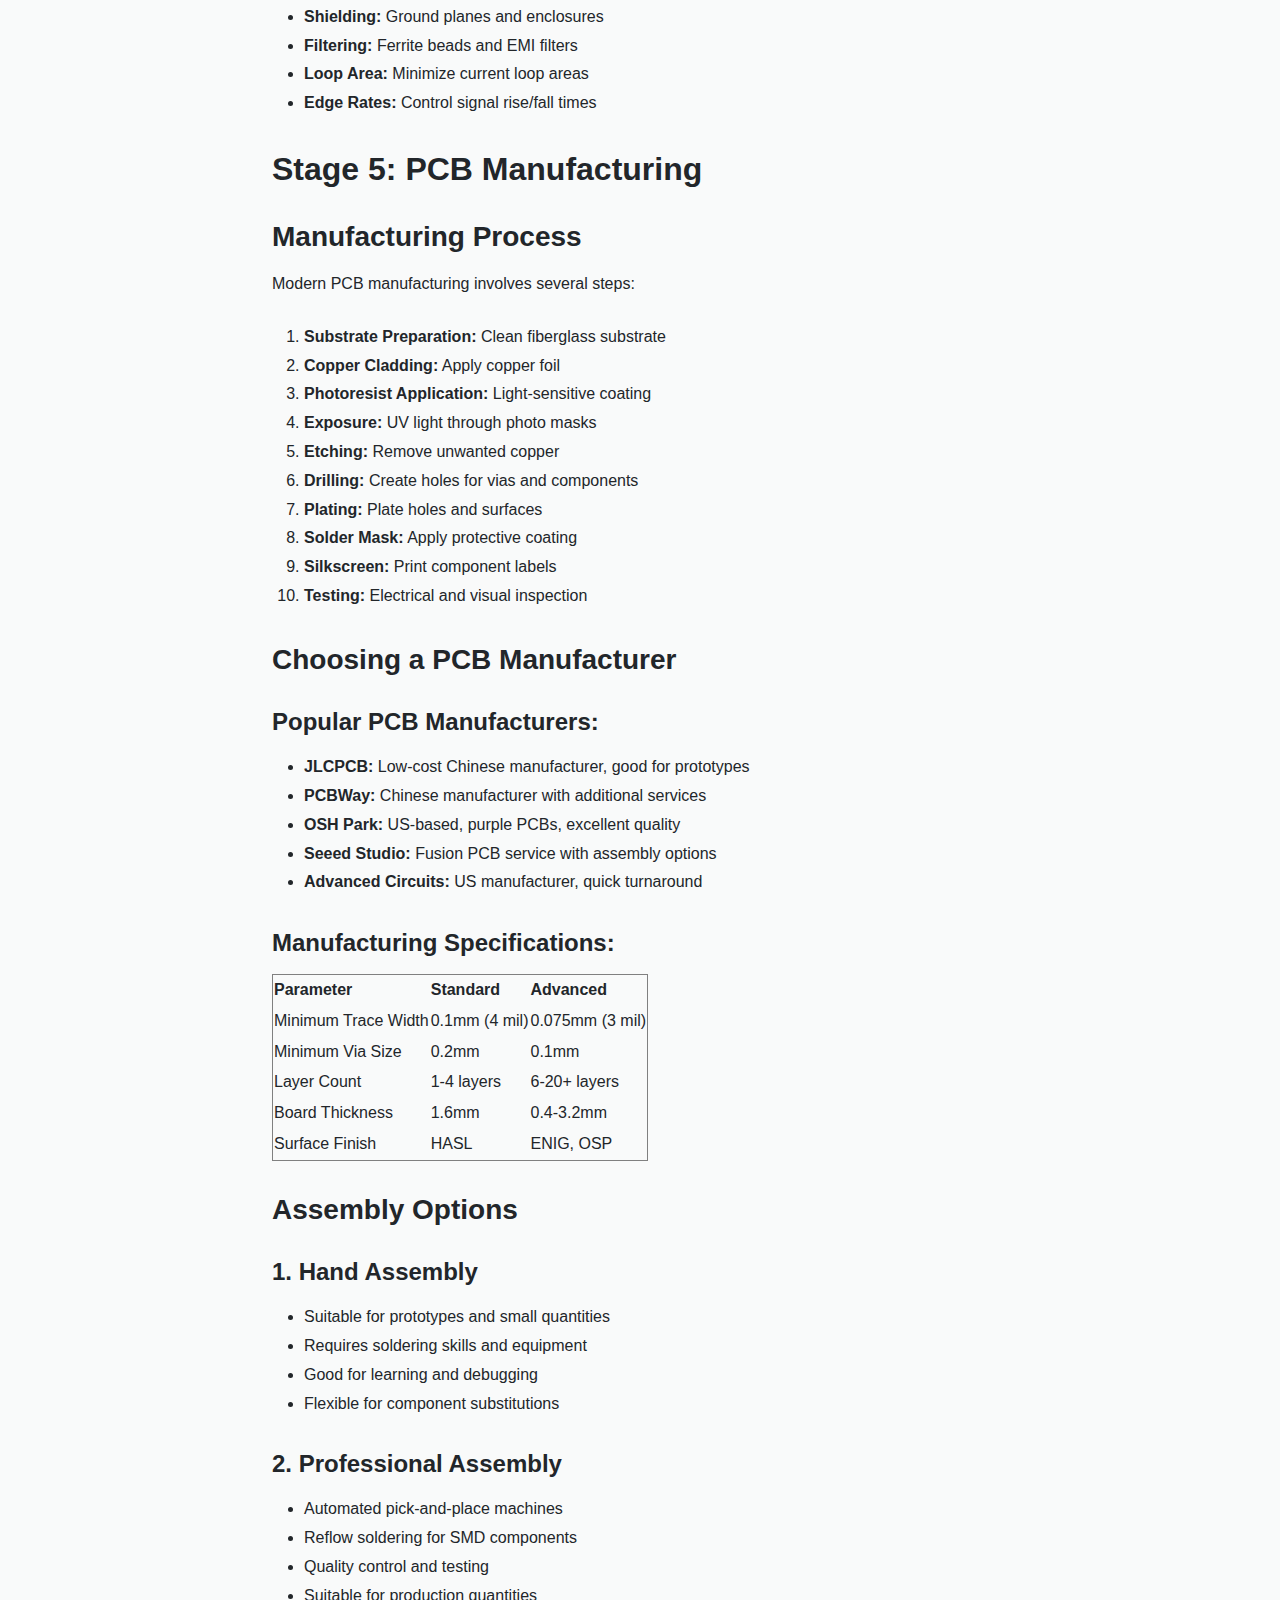
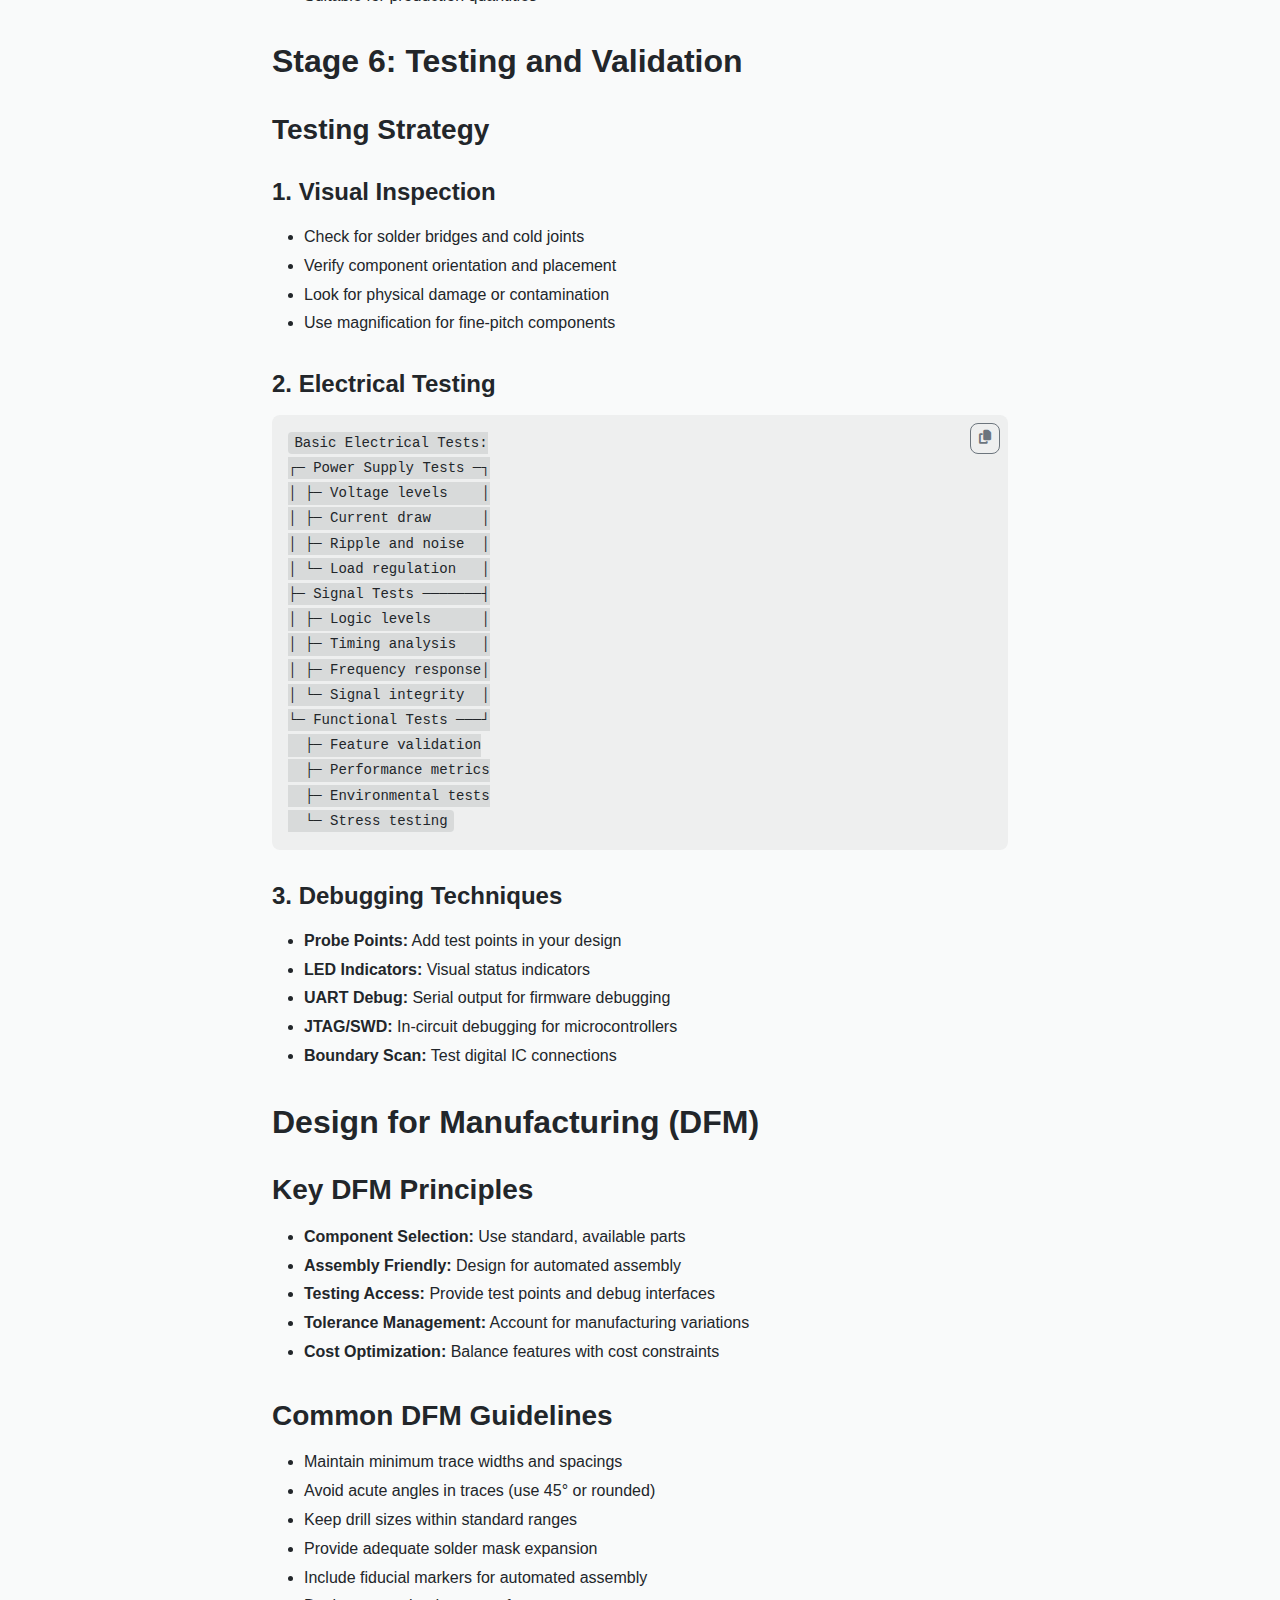
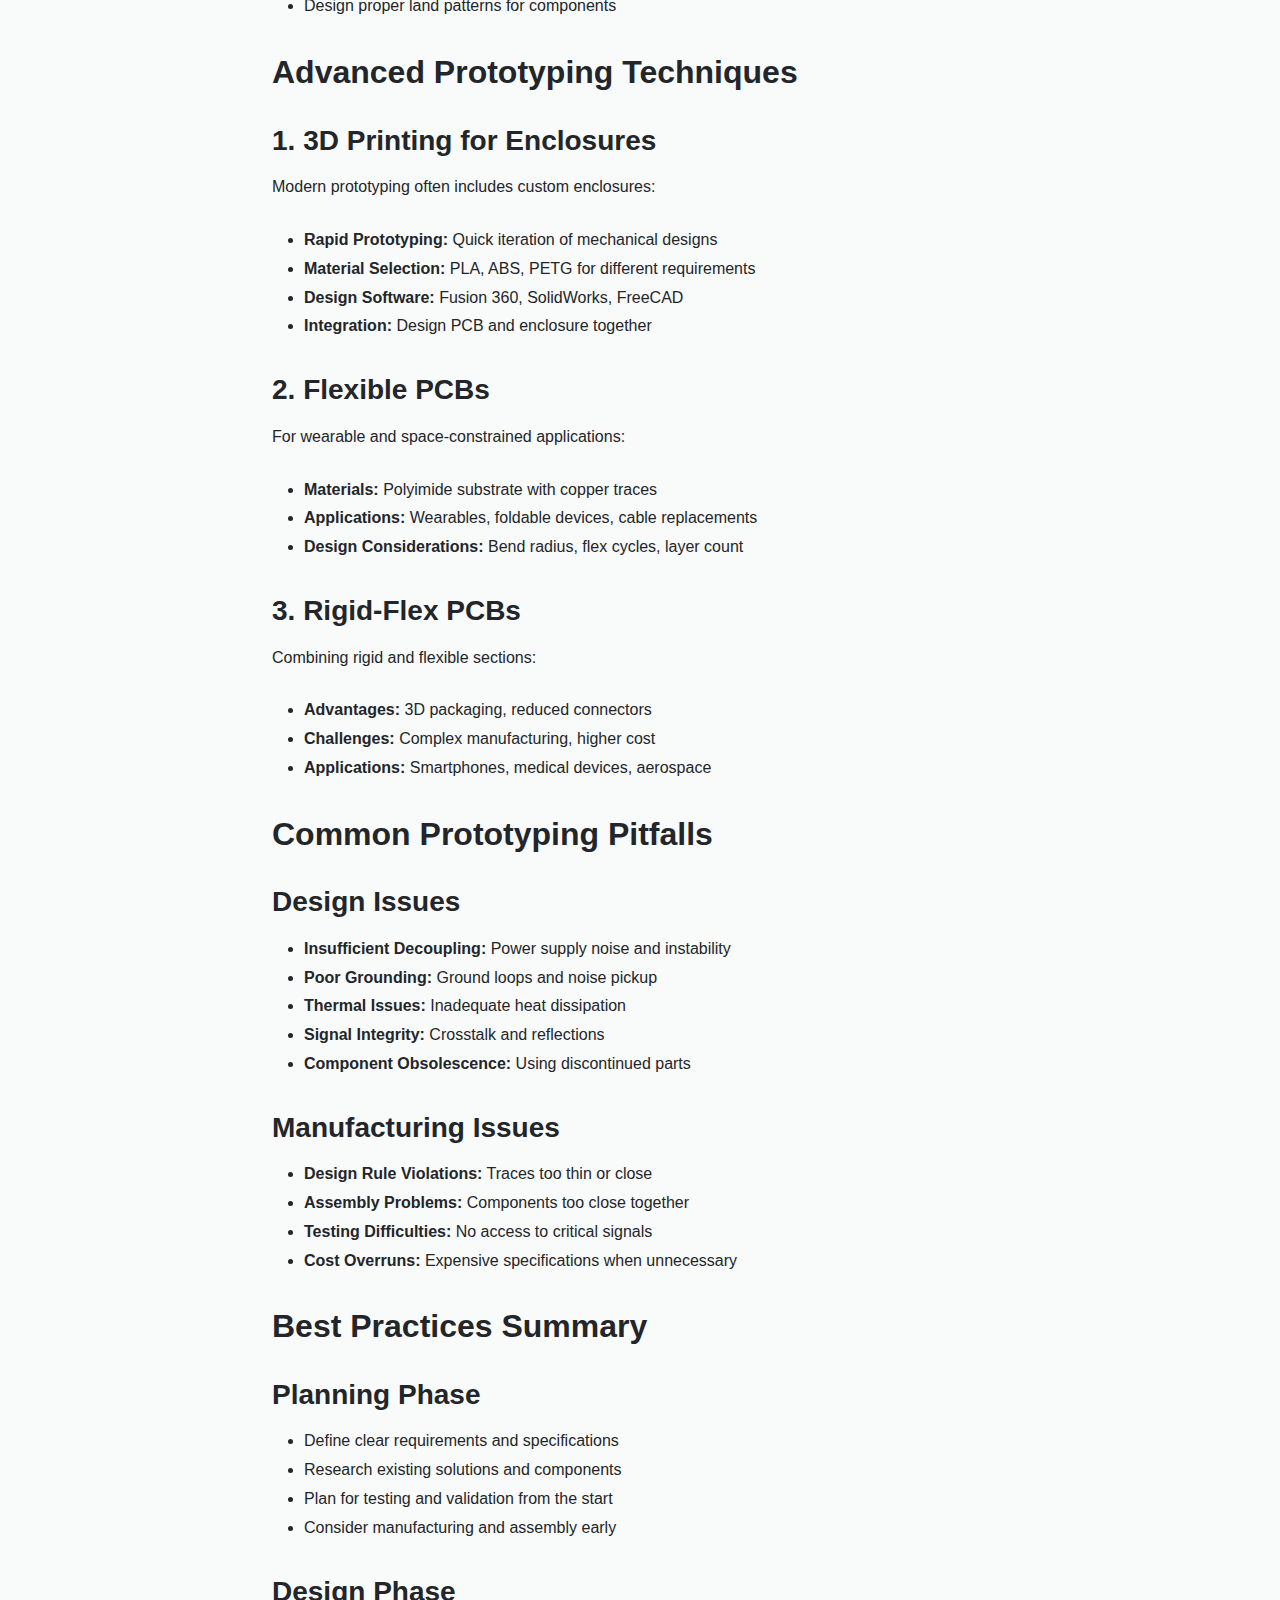
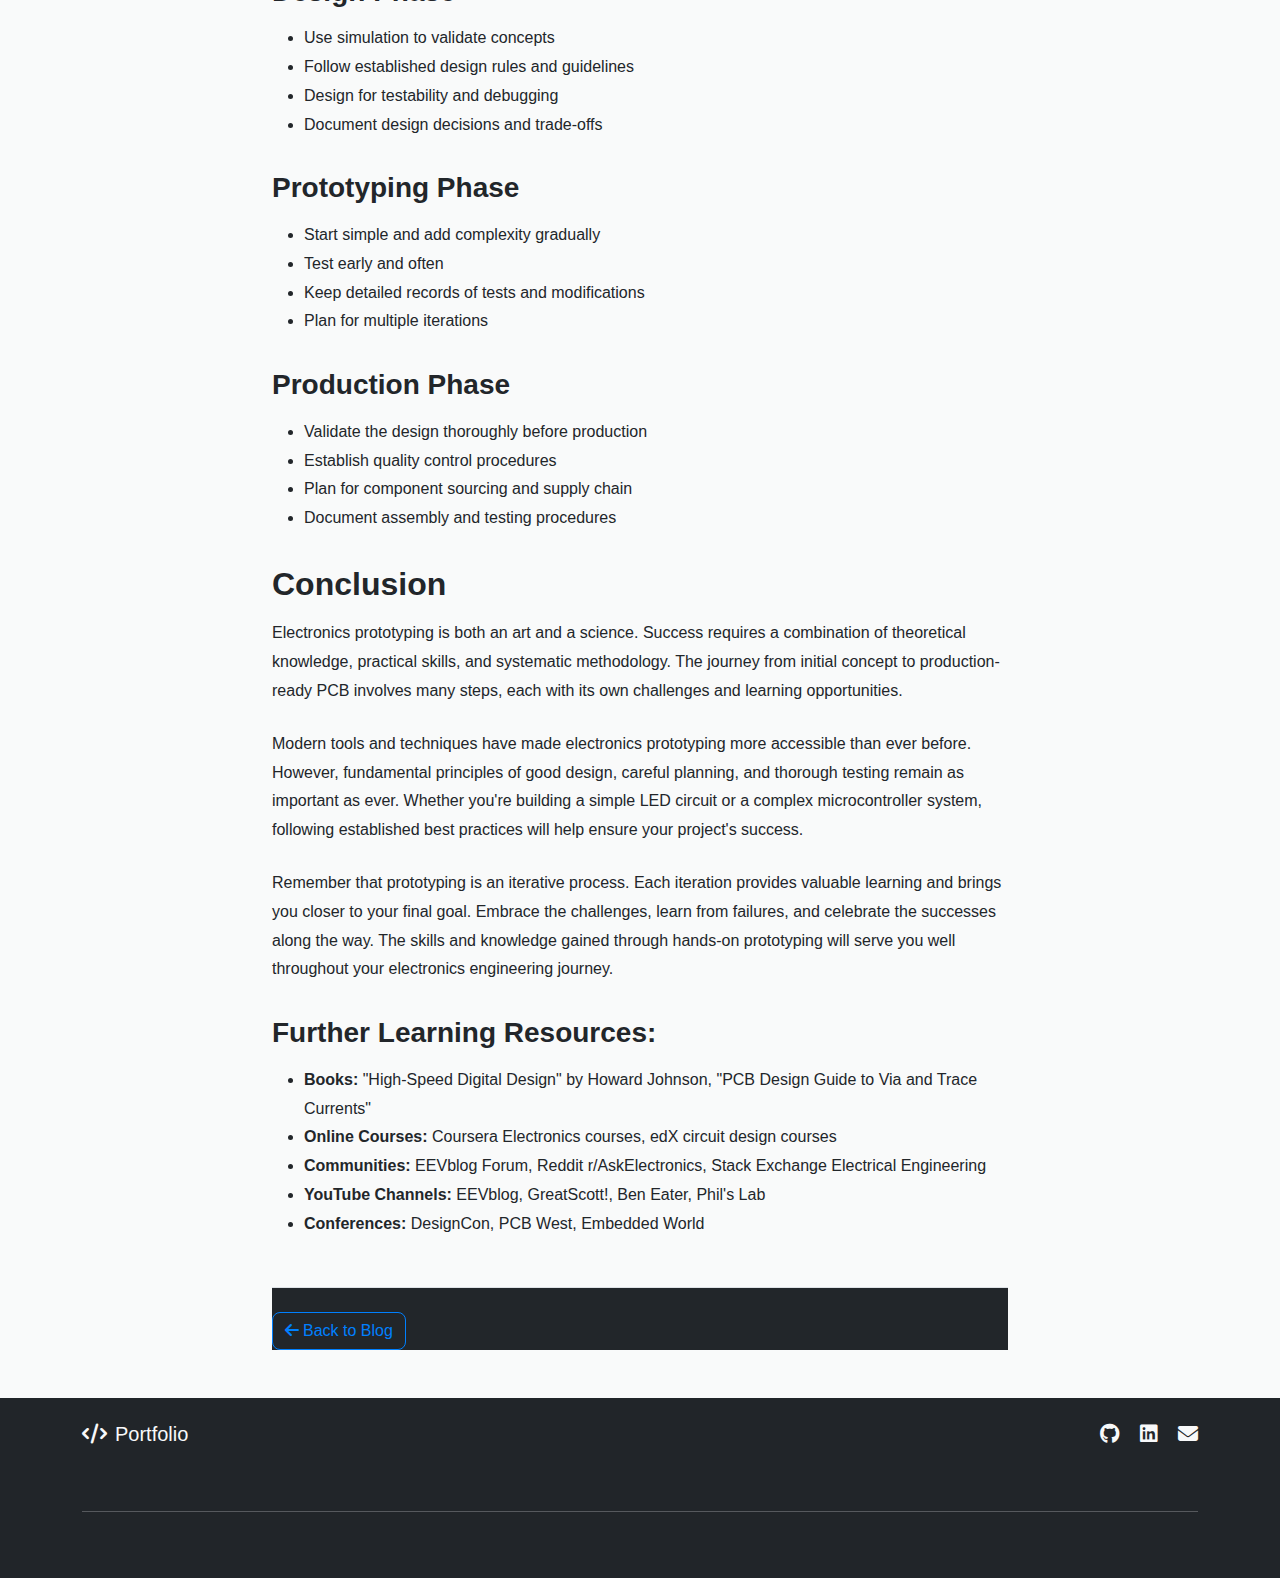
<file: blog/electronics-prototyping/index.html>
<!DOCTYPE html>
<html lang="en" dir="ltr">
<head>
    <meta charset="UTF-8">
    <meta name="viewport" content="width=device-width, initial-scale=1.0">
    <title>Electronics Prototyping: From Breadboard to PCB - Blog</title>
    
    <!-- Bootstrap 5 CSS -->
    <link href="https://cdn.jsdelivr.net/npm/bootstrap@5.3.0/dist/css/bootstrap.min.css" rel="stylesheet">
    <!-- Font Awesome -->
    <link rel="stylesheet" href="https://cdnjs.cloudflare.com/ajax/libs/font-awesome/6.4.0/css/all.min.css">
    <!-- Custom CSS -->
    <link rel="stylesheet" href="/static/css/style.css">
    
    
</head>
<body>
    <!-- Navigation -->
    <nav class="navbar navbar-expand-lg navbar-dark bg-dark fixed-top">
        <div class="container">
            <a class="navbar-brand fw-bold" href="/">
                <i class="fas fa-code me-2"></i>Portfolio
            </a>
            
            <button class="navbar-toggler" type="button" data-bs-toggle="collapse" data-bs-target="#navbarNav">
                <span class="navbar-toggler-icon"></span>
            </button>
            
            <div class="collapse navbar-collapse" id="navbarNav">
                <ul class="navbar-nav me-auto">
                    <li class="nav-item">
                        <a class="nav-link " href="/">
                            <i class="fas fa-home me-1"></i>Home
                        </a>
                    </li>
                    <li class="nav-item">
                        <a class="nav-link " href="/projects">
                            <i class="fas fa-laptop-code me-1"></i>Projects
                        </a>
                    </li>
                    <li class="nav-item">
                        <a class="nav-link " href="/electronics">
                            <i class="fas fa-microchip me-1"></i>Electronics
                        </a>
                    </li>
                    <li class="nav-item">
                        <a class="nav-link " href="/blog">
                            <i class="fas fa-blog me-1"></i>Blog
                        </a>
                    </li>
                    <li class="nav-item">
                        <a class="nav-link " href="/about">
                            <i class="fas fa-user me-1"></i>About
                        </a>
                    </li>
                    <li class="nav-item">
                        <a class="nav-link " href="/contact">
                            <i class="fas fa-envelope me-1"></i>Contact
                        </a>
                    </li>
                    <li class="nav-item">
                        <a class="nav-link " href="/tools">
                            <i class="fas fa-wrench me-1"></i>Tools
                        </a>
                    </li>
                </ul>
                
            </div>
        </div>
    </nav>

    <!-- Flash Messages -->
    
        
    

    <!-- Main Content -->
    <main>
        
<div class="container mt-5 pt-4">
    <div class="row">
        <div class="col-lg-8 mx-auto">
            <article class="blog-post">
                <header class="mb-4">
                    <h1 class="h2 fw-bold">Electronics Prototyping: From Breadboard to PCB</h1>
                </header>
                
                <div class="blog-content">
                    <!DOCTYPE html>
<html lang="en">
<head>
    <meta charset="UTF-8">
    <meta name="viewport" content="width=device-width, initial-scale=1.0">
    <title>Electronics Prototyping: From Breadboard to PCB</title>
</head>
<body>
    <h1>Electronics Prototyping: From Breadboard to PCB</h1>
    
    <p>Electronics prototyping is a crucial phase in hardware development that bridges the gap between theoretical circuit design and final product manufacturing. This comprehensive guide will walk you through the entire prototyping process, from initial breadboard experiments to professional PCB design and production.</p>
    
    <h2>Understanding the Prototyping Process</h2>
    
    <p>The electronics prototyping journey typically follows these stages:</p>
    
    <ol>
        <li><strong>Concept and Design:</strong> Initial circuit design and simulation</li>
        <li><strong>Breadboard Prototyping:</strong> Quick testing and iteration</li>
        <li><strong>Perfboard/Stripboard:</strong> Semi-permanent prototype</li>
        <li><strong>PCB Design:</strong> Professional circuit board layout</li>
        <li><strong>PCB Manufacturing:</strong> Production and assembly</li>
        <li><strong>Testing and Iteration:</strong> Validation and improvements</li>
    </ol>
    
    <h2>Stage 1: Circuit Design and Simulation</h2>
    
    <h3>Schematic Design Tools</h3>
    
    <p>Before building any physical prototype, it's essential to create a proper schematic diagram. Popular tools include:</p>
    
    <ul>
        <li><strong>KiCad:</strong> Free, open-source, professional-grade EDA suite</li>
        <li><strong>Eagle (Autodesk):</strong> Industry-standard with extensive component libraries</li>
        <li><strong>Altium Designer:</strong> High-end professional tool</li>
        <li><strong>EasyEDA:</strong> Web-based, integrated with JLCPCB manufacturing</li>
        <li><strong>Fritzing:</strong> Beginner-friendly with breadboard view</li>
    </ul>
    
    <h3>Circuit Simulation</h3>
    
    <p>Simulation tools help validate your design before building:</p>
    
    <ul>
        <li><strong>LTSpice:</strong> Free SPICE simulator from Analog Devices</li>
        <li><strong>Multisim:</strong> Comprehensive simulation environment</li>
        <li><strong>CircuitLab:</strong> Web-based circuit simulator</li>
        <li><strong>Falstad:</strong> Interactive circuit simulator</li>
    </ul>
    
    <h3>Design Considerations</h3>
    
    <p>When designing your circuit, consider these key factors:</p>
    
    <ul>
        <li><strong>Power Requirements:</strong> Voltage levels, current consumption, heat dissipation</li>
        <li><strong>Signal Integrity:</strong> Noise, interference, signal quality</li>
        <li><strong>Component Selection:</strong> Availability, cost, specifications</li>
        <li><strong>Environmental Factors:</strong> Temperature, humidity, vibration</li>
        <li><strong>Safety Requirements:</strong> Isolation, protection circuits</li>
    </ul>
    
    <h2>Stage 2: Breadboard Prototyping</h2>
    
    <h3>Breadboard Basics</h3>
    
    <p>Breadboards are the foundation of electronics prototyping. They provide a solderless platform for quick circuit assembly and testing.</p>
    
    <h4>Breadboard Anatomy:</h4>
    <ul>
        <li><strong>Tie Points:</strong> Individual connection holes</li>
        <li><strong>Terminal Strips:</strong> Groups of 5 connected holes</li>
        <li><strong>Power Rails:</strong> Long strips for power distribution</li>
        <li><strong>Center Channel:</strong> Separates left and right sides</li>
    </ul>
    
    <h3>Best Practices for Breadboarding</h3>
    
    <h4>1. Planning Your Layout</h4>
    <pre><code>Power Distribution:
┌─ VCC ─────────────────────────────┐
│                                   │
│  [IC1]    [IC2]    [IC3]         │
│                                   │
│  [LED]   [Resistors] [Capacitors] │
│                                   │
└─ GND ─────────────────────────────┘</code></pre>
    
    <h4>2. Wire Management</h4>
    <ul>
        <li>Use different colored wires for different signals (red=VCC, black=GND, etc.)</li>
        <li>Keep wires short and neat</li>
        <li>Route power and ground connections first</li>
        <li>Use wire strippers for clean connections</li>
    </ul>
    
    <h4>3. Component Placement</h4>
    <ul>
        <li>Place ICs across the center channel</li>
        <li>Keep related components grouped together</li>
        <li>Leave space for probing and modifications</li>
        <li>Use IC sockets for expensive components</li>
    </ul>
    
    <h3>Common Breadboarding Mistakes</h3>
    
    <ul>
        <li><strong>Poor Power Distribution:</strong> Inadequate decoupling capacitors</li>
        <li><strong>Long Wire Runs:</strong> Introducing noise and parasitic effects</li>
        <li><strong>Mixed Grounds:</strong> Creating ground loops and noise</li>
        <li><strong>Overcrowding:</strong> Making debugging difficult</li>
        <li><strong>Loose Connections:</strong> Intermittent faults</li>
    </ul>
    
    <h3>Essential Tools for Breadboarding</h3>
    
    <ul>
        <li><strong>Multimeter:</strong> Voltage, current, and resistance measurements</li>
        <li><strong>Oscilloscope:</strong> Signal analysis and timing measurements</li>
        <li><strong>Function Generator:</strong> Test signal generation</li>
        <li><strong>Power Supply:</strong> Stable, adjustable voltage sources</li>
        <li><strong>Logic Analyzer:</strong> Digital signal debugging</li>
        <li><strong>Wire Strippers:</strong> Clean wire preparation</li>
        <li><strong>Jumper Wires:</strong> Various lengths and colors</li>
    </ul>
    
    <h2>Stage 3: Semi-Permanent Prototypes</h2>
    
    <h3>Perfboard (Perf Board)</h3>
    
    <p>Perfboard provides a more permanent solution than breadboards while maintaining flexibility:</p>
    
    <h4>Advantages:</h4>
    <ul>
        <li>More reliable connections than breadboards</li>
        <li>Suitable for higher frequencies</li>
        <li>Can handle more current</li>
        <li>Good for one-off projects</li>
    </ul>
    
    <h4>Techniques:</h4>
    <ul>
        <li><strong>Point-to-Point Wiring:</strong> Direct component connections</li>
        <li><strong>Wire Wrapping:</strong> Solid wire connections without soldering</li>
        <li><strong>Copper Traces:</strong> Using copper tape or wire for buses</li>
    </ul>
    
    <h3>Stripboard (Veroboard)</h3>
    
    <p>Stripboard features pre-connected copper tracks that can be cut to create custom connections:</p>
    
    <pre><code>Stripboard Layout Example:
╔═══╤═══╤═══╤═══╤═══╤═══╤═══╗
║ + │ + │ + │ + │ + │ + │ + ║ ← Copper tracks
╠═══╪═══╪═══╪═══╪═══╪═══╪═══╣
║ + │ + │ X │ + │ + │ + │ + ║ ← Track cut at X
╠═══╪═══╪═══╪═══╪═══╪═══╪═══╣
║ + │ + │ + │ + │ + │ + │ + ║
╚═══╧═══╧═══╧═══╧═══╧═══╧═══╝</code></pre>
    
    <h2>Stage 4: PCB Design</h2>
    
    <h3>PCB Design Process</h3>
    
    <h4>1. Schematic Capture</h4>
    <p>Create a detailed schematic with proper symbols and connections:</p>
    
    <ul>
        <li>Use standard symbols and naming conventions</li>
        <li>Add component values and part numbers</li>
        <li>Include test points and debug headers</li>
        <li>Run electrical rule checks (ERC)</li>
    </ul>
    
    <h4>2. Component Footprint Assignment</h4>
    <p>Each schematic symbol needs a corresponding PCB footprint:</p>
    
    <ul>
        <li>Verify footprint dimensions against datasheets</li>
        <li>Consider package variants (SMD vs through-hole)</li>
        <li>Plan for component availability and sourcing</li>
        <li>Create custom footprints when necessary</li>
    </ul>
    
    <h4>3. PCB Layout</h4>
    <p>Transform the schematic into a physical PCB layout:</p>
    
    <pre><code>Layer Stack-up (4-layer PCB):
┌─ Top Layer (Components & Routing) ─┐
├─ Ground Plane                      ├
├─ Power Plane                       ├
└─ Bottom Layer (Routing)            ┘</code></pre>
    
    <h3>PCB Design Rules and Guidelines</h3>
    
    <h4>1. Trace Width and Spacing</h4>
    
    <table border="1">
        <tr>
            <th>Signal Type</th>
            <th>Trace Width</th>
            <th>Spacing</th>
        </tr>
        <tr>
            <td>Low-speed digital</td>
            <td>0.1-0.2mm</td>
            <td>0.1mm</td>
        </tr>
        <tr>
            <td>High-speed digital</td>
            <td>0.15-0.25mm</td>
            <td>0.15mm</td>
        </tr>
        <tr>
            <td>Power (1A)</td>
            <td>0.5-1.0mm</td>
            <td>0.2mm</td>
        </tr>
        <tr>
            <td>High current (5A)</td>
            <td>2.0-3.0mm</td>
            <td>0.3mm</td>
        </tr>
    </table>
    
    <h4>2. Via Sizing</h4>
    <ul>
        <li><strong>Standard Via:</strong> 0.2mm drill, 0.5mm pad</li>
        <li><strong>Micro Via:</strong> 0.1mm drill, 0.25mm pad</li>
        <li><strong>Power Via:</strong> 0.3-0.5mm drill, 0.8mm pad</li>
    </ul>
    
    <h4>3. Component Placement Guidelines</h4>
    <ul>
        <li>Group related components together</li>
        <li>Place decoupling capacitors close to IC power pins</li>
        <li>Keep high-speed signals short</li>
        <li>Separate analog and digital sections</li>
        <li>Consider thermal management</li>
        <li>Plan for testing and debugging access</li>
    </ul>
    
    <h3>Advanced PCB Considerations</h3>
    
    <h4>1. Signal Integrity</h4>
    
    <p>For high-speed designs, consider:</p>
    
    <ul>
        <li><strong>Impedance Control:</strong> Match trace impedance to requirements</li>
        <li><strong>Differential Pairs:</strong> Maintain consistent spacing and length</li>
        <li><strong>Ground Planes:</strong> Provide return paths for signals</li>
        <li><strong>Layer Changes:</strong> Minimize via usage for critical signals</li>
    </ul>
    
    <h4>2. Power Integrity</h4>
    
    <ul>
        <li><strong>Power Planes:</strong> Dedicated layers for clean power distribution</li>
        <li><strong>Decoupling Strategy:</strong> Multiple capacitor values and placement</li>
        <li><strong>Power Sequencing:</strong> Control power-up and power-down timing</li>
        <li><strong>Regulation:</strong> Local voltage regulation for sensitive circuits</li>
    </ul>
    
    <h4>3. EMC (Electromagnetic Compatibility)</h4>
    
    <ul>
        <li><strong>Shielding:</strong> Ground planes and enclosures</li>
        <li><strong>Filtering:</strong> Ferrite beads and EMI filters</li>
        <li><strong>Loop Area:</strong> Minimize current loop areas</li>
        <li><strong>Edge Rates:</strong> Control signal rise/fall times</li>
    </ul>
    
    <h2>Stage 5: PCB Manufacturing</h2>
    
    <h3>Manufacturing Process</h3>
    
    <p>Modern PCB manufacturing involves several steps:</p>
    
    <ol>
        <li><strong>Substrate Preparation:</strong> Clean fiberglass substrate</li>
        <li><strong>Copper Cladding:</strong> Apply copper foil</li>
        <li><strong>Photoresist Application:</strong> Light-sensitive coating</li>
        <li><strong>Exposure:</strong> UV light through photo masks</li>
        <li><strong>Etching:</strong> Remove unwanted copper</li>
        <li><strong>Drilling:</strong> Create holes for vias and components</li>
        <li><strong>Plating:</strong> Plate holes and surfaces</li>
        <li><strong>Solder Mask:</strong> Apply protective coating</li>
        <li><strong>Silkscreen:</strong> Print component labels</li>
        <li><strong>Testing:</strong> Electrical and visual inspection</li>
    </ol>
    
    <h3>Choosing a PCB Manufacturer</h3>
    
    <h4>Popular PCB Manufacturers:</h4>
    
    <ul>
        <li><strong>JLCPCB:</strong> Low-cost Chinese manufacturer, good for prototypes</li>
        <li><strong>PCBWay:</strong> Chinese manufacturer with additional services</li>
        <li><strong>OSH Park:</strong> US-based, purple PCBs, excellent quality</li>
        <li><strong>Seeed Studio:</strong> Fusion PCB service with assembly options</li>
        <li><strong>Advanced Circuits:</strong> US manufacturer, quick turnaround</li>
    </ul>
    
    <h4>Manufacturing Specifications:</h4>
    
    <table border="1">
        <tr>
            <th>Parameter</th>
            <th>Standard</th>
            <th>Advanced</th>
        </tr>
        <tr>
            <td>Minimum Trace Width</td>
            <td>0.1mm (4 mil)</td>
            <td>0.075mm (3 mil)</td>
        </tr>
        <tr>
            <td>Minimum Via Size</td>
            <td>0.2mm</td>
            <td>0.1mm</td>
        </tr>
        <tr>
            <td>Layer Count</td>
            <td>1-4 layers</td>
            <td>6-20+ layers</td>
        </tr>
        <tr>
            <td>Board Thickness</td>
            <td>1.6mm</td>
            <td>0.4-3.2mm</td>
        </tr>
        <tr>
            <td>Surface Finish</td>
            <td>HASL</td>
            <td>ENIG, OSP</td>
        </tr>
    </table>
    
    <h3>Assembly Options</h3>
    
    <h4>1. Hand Assembly</h4>
    <ul>
        <li>Suitable for prototypes and small quantities</li>
        <li>Requires soldering skills and equipment</li>
        <li>Good for learning and debugging</li>
        <li>Flexible for component substitutions</li>
    </ul>
    
    <h4>2. Professional Assembly</h4>
    <ul>
        <li>Automated pick-and-place machines</li>
        <li>Reflow soldering for SMD components</li>
        <li>Quality control and testing</li>
        <li>Suitable for production quantities</li>
    </ul>
    
    <h2>Stage 6: Testing and Validation</h2>
    
    <h3>Testing Strategy</h3>
    
    <h4>1. Visual Inspection</h4>
    <ul>
        <li>Check for solder bridges and cold joints</li>
        <li>Verify component orientation and placement</li>
        <li>Look for physical damage or contamination</li>
        <li>Use magnification for fine-pitch components</li>
    </ul>
    
    <h4>2. Electrical Testing</h4>
    
    <pre><code>Basic Electrical Tests:
┌─ Power Supply Tests ─┐
│ ├─ Voltage levels    │
│ ├─ Current draw      │
│ ├─ Ripple and noise  │
│ └─ Load regulation   │
├─ Signal Tests ───────┤
│ ├─ Logic levels      │
│ ├─ Timing analysis   │
│ ├─ Frequency response│
│ └─ Signal integrity  │
└─ Functional Tests ───┘
  ├─ Feature validation
  ├─ Performance metrics
  ├─ Environmental tests
  └─ Stress testing</code></pre>
    
    <h4>3. Debugging Techniques</h4>
    
    <ul>
        <li><strong>Probe Points:</strong> Add test points in your design</li>
        <li><strong>LED Indicators:</strong> Visual status indicators</li>
        <li><strong>UART Debug:</strong> Serial output for firmware debugging</li>
        <li><strong>JTAG/SWD:</strong> In-circuit debugging for microcontrollers</li>
        <li><strong>Boundary Scan:</strong> Test digital IC connections</li>
    </ul>
    
    <h2>Design for Manufacturing (DFM)</h2>
    
    <h3>Key DFM Principles</h3>
    
    <ul>
        <li><strong>Component Selection:</strong> Use standard, available parts</li>
        <li><strong>Assembly Friendly:</strong> Design for automated assembly</li>
        <li><strong>Testing Access:</strong> Provide test points and debug interfaces</li>
        <li><strong>Tolerance Management:</strong> Account for manufacturing variations</li>
        <li><strong>Cost Optimization:</strong> Balance features with cost constraints</li>
    </ul>
    
    <h3>Common DFM Guidelines</h3>
    
    <ul>
        <li>Maintain minimum trace widths and spacings</li>
        <li>Avoid acute angles in traces (use 45° or rounded)</li>
        <li>Keep drill sizes within standard ranges</li>
        <li>Provide adequate solder mask expansion</li>
        <li>Include fiducial markers for automated assembly</li>
        <li>Design proper land patterns for components</li>
    </ul>
    
    <h2>Advanced Prototyping Techniques</h2>
    
    <h3>1. 3D Printing for Enclosures</h3>
    
    <p>Modern prototyping often includes custom enclosures:</p>
    
    <ul>
        <li><strong>Rapid Prototyping:</strong> Quick iteration of mechanical designs</li>
        <li><strong>Material Selection:</strong> PLA, ABS, PETG for different requirements</li>
        <li><strong>Design Software:</strong> Fusion 360, SolidWorks, FreeCAD</li>
        <li><strong>Integration:</strong> Design PCB and enclosure together</li>
    </ul>
    
    <h3>2. Flexible PCBs</h3>
    
    <p>For wearable and space-constrained applications:</p>
    
    <ul>
        <li><strong>Materials:</strong> Polyimide substrate with copper traces</li>
        <li><strong>Applications:</strong> Wearables, foldable devices, cable replacements</li>
        <li><strong>Design Considerations:</strong> Bend radius, flex cycles, layer count</li>
    </ul>
    
    <h3>3. Rigid-Flex PCBs</h3>
    
    <p>Combining rigid and flexible sections:</p>
    
    <ul>
        <li><strong>Advantages:</strong> 3D packaging, reduced connectors</li>
        <li><strong>Challenges:</strong> Complex manufacturing, higher cost</li>
        <li><strong>Applications:</strong> Smartphones, medical devices, aerospace</li>
    </ul>
    
    <h2>Common Prototyping Pitfalls</h2>
    
    <h3>Design Issues</h3>
    <ul>
        <li><strong>Insufficient Decoupling:</strong> Power supply noise and instability</li>
        <li><strong>Poor Grounding:</strong> Ground loops and noise pickup</li>
        <li><strong>Thermal Issues:</strong> Inadequate heat dissipation</li>
        <li><strong>Signal Integrity:</strong> Crosstalk and reflections</li>
        <li><strong>Component Obsolescence:</strong> Using discontinued parts</li>
    </ul>
    
    <h3>Manufacturing Issues</h3>
    <ul>
        <li><strong>Design Rule Violations:</strong> Traces too thin or close</li>
        <li><strong>Assembly Problems:</strong> Components too close together</li>
        <li><strong>Testing Difficulties:</strong> No access to critical signals</li>
        <li><strong>Cost Overruns:</strong> Expensive specifications when unnecessary</li>
    </ul>
    
    <h2>Best Practices Summary</h2>
    
    <h3>Planning Phase</h3>
    <ul>
        <li>Define clear requirements and specifications</li>
        <li>Research existing solutions and components</li>
        <li>Plan for testing and validation from the start</li>
        <li>Consider manufacturing and assembly early</li>
    </ul>
    
    <h3>Design Phase</h3>
    <ul>
        <li>Use simulation to validate concepts</li>
        <li>Follow established design rules and guidelines</li>
        <li>Design for testability and debugging</li>
        <li>Document design decisions and trade-offs</li>
    </ul>
    
    <h3>Prototyping Phase</h3>
    <ul>
        <li>Start simple and add complexity gradually</li>
        <li>Test early and often</li>
        <li>Keep detailed records of tests and modifications</li>
        <li>Plan for multiple iterations</li>
    </ul>
    
    <h3>Production Phase</h3>
    <ul>
        <li>Validate the design thoroughly before production</li>
        <li>Establish quality control procedures</li>
        <li>Plan for component sourcing and supply chain</li>
        <li>Document assembly and testing procedures</li>
    </ul>
    
    <h2>Conclusion</h2>
    
    <p>Electronics prototyping is both an art and a science. Success requires a combination of theoretical knowledge, practical skills, and systematic methodology. The journey from initial concept to production-ready PCB involves many steps, each with its own challenges and learning opportunities.</p>
    
    <p>Modern tools and techniques have made electronics prototyping more accessible than ever before. However, fundamental principles of good design, careful planning, and thorough testing remain as important as ever. Whether you're building a simple LED circuit or a complex microcontroller system, following established best practices will help ensure your project's success.</p>
    
    <p>Remember that prototyping is an iterative process. Each iteration provides valuable learning and brings you closer to your final goal. Embrace the challenges, learn from failures, and celebrate the successes along the way. The skills and knowledge gained through hands-on prototyping will serve you well throughout your electronics engineering journey.</p>
    
    <h3>Further Learning Resources:</h3>
    <ul>
        <li><strong>Books:</strong> "High-Speed Digital Design" by Howard Johnson, "PCB Design Guide to Via and Trace Currents"</li>
        <li><strong>Online Courses:</strong> Coursera Electronics courses, edX circuit design courses</li>
        <li><strong>Communities:</strong> EEVblog Forum, Reddit r/AskElectronics, Stack Exchange Electrical Engineering</li>
        <li><strong>YouTube Channels:</strong> EEVblog, GreatScott!, Ben Eater, Phil's Lab</li>
        <li><strong>Conferences:</strong> DesignCon, PCB West, Embedded World</li>
    </ul>
</body>
</html>

                </div>
                
                <footer class="mt-5 pt-4 border-top">
                    <div class="row">
                        <div class="col-md-6">
                            <a href="/blog" class="btn btn-outline-primary">
                                <i class="fas fa-arrow-left me-1"></i>Back to Blog
                            </a>
                        </div>
                    </div>
                </footer>
            </article>
        </div>
    </div>
</div>

    </main>

    <!-- Footer -->
    <footer class="bg-dark text-light py-4 mt-5">
        <div class="container">
            <div class="row">
                <div class="col-md-6">
                    <h5><i class="fas fa-code me-2"></i>Portfolio</h5>
                    <p class="text-muted">Software Engineer & Electronics Enthusiast</p>
                </div>
                <div class="col-md-6 text-md-end">
                    <div class="social-links">
                        <a href="https://github.com/muazalamri/" class="text-light me-3"><i class="fab fa-github fa-lg"></i></a>
                        <a href="https://www.linkedin.com/in/muaz-alamri/" class="text-light me-3"><i class="fab fa-linkedin fa-lg"></i></a>
                        <a href="mailto:muazalamri2006@gmail.com" class="text-light"><i class="fas fa-envelope fa-lg"></i></a>
                    </div>
                </div>
            </div>
            <hr class="my-3">
            <div class="text-center text-muted">
                <small>&copy; 2025 Muaz Alamri. All rights reserved.</small>
            </div>
        </div>
    </footer>

    <!-- Bootstrap 5 JS -->
    <script src="https://cdn.jsdelivr.net/npm/bootstrap@5.3.0/dist/js/bootstrap.bundle.min.js"></script>
    <!-- Custom JS -->
    <script src="/static/js/main.js"></script>
    
    
</body>
</html>
</file>
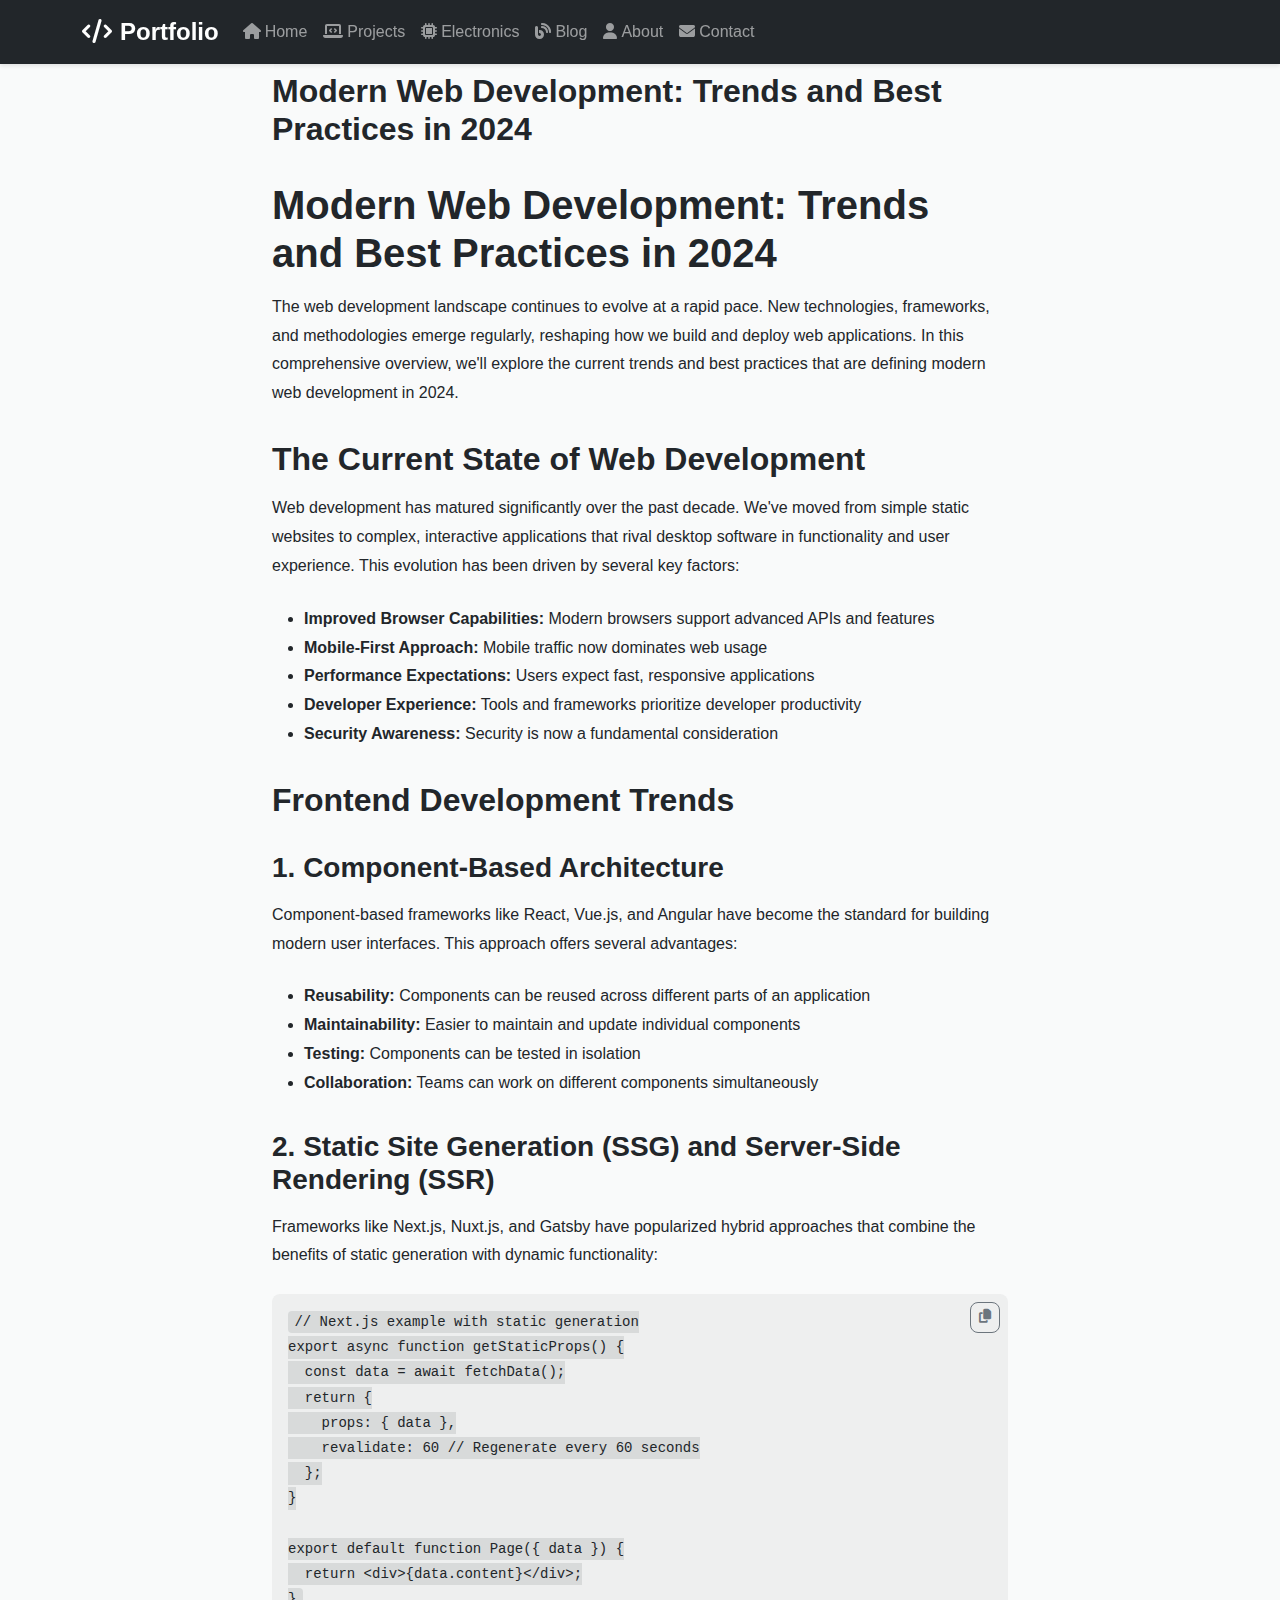
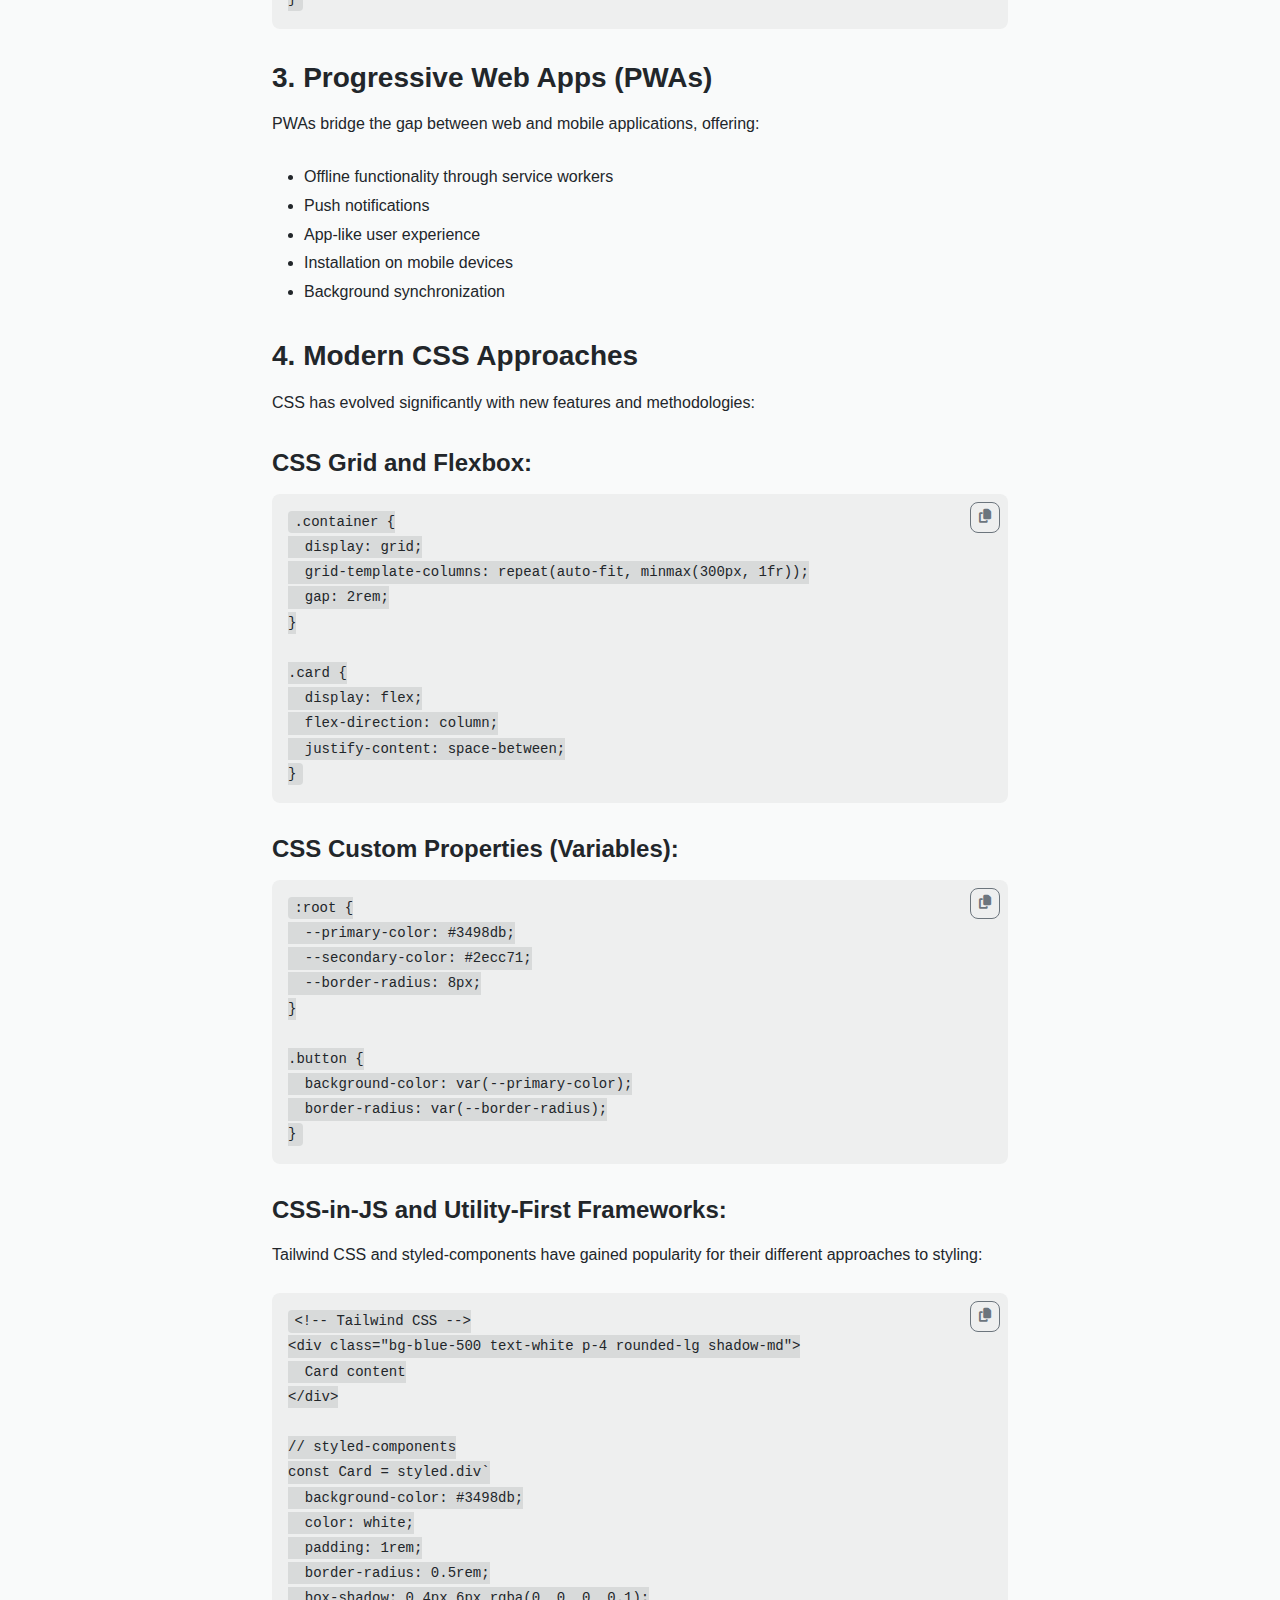
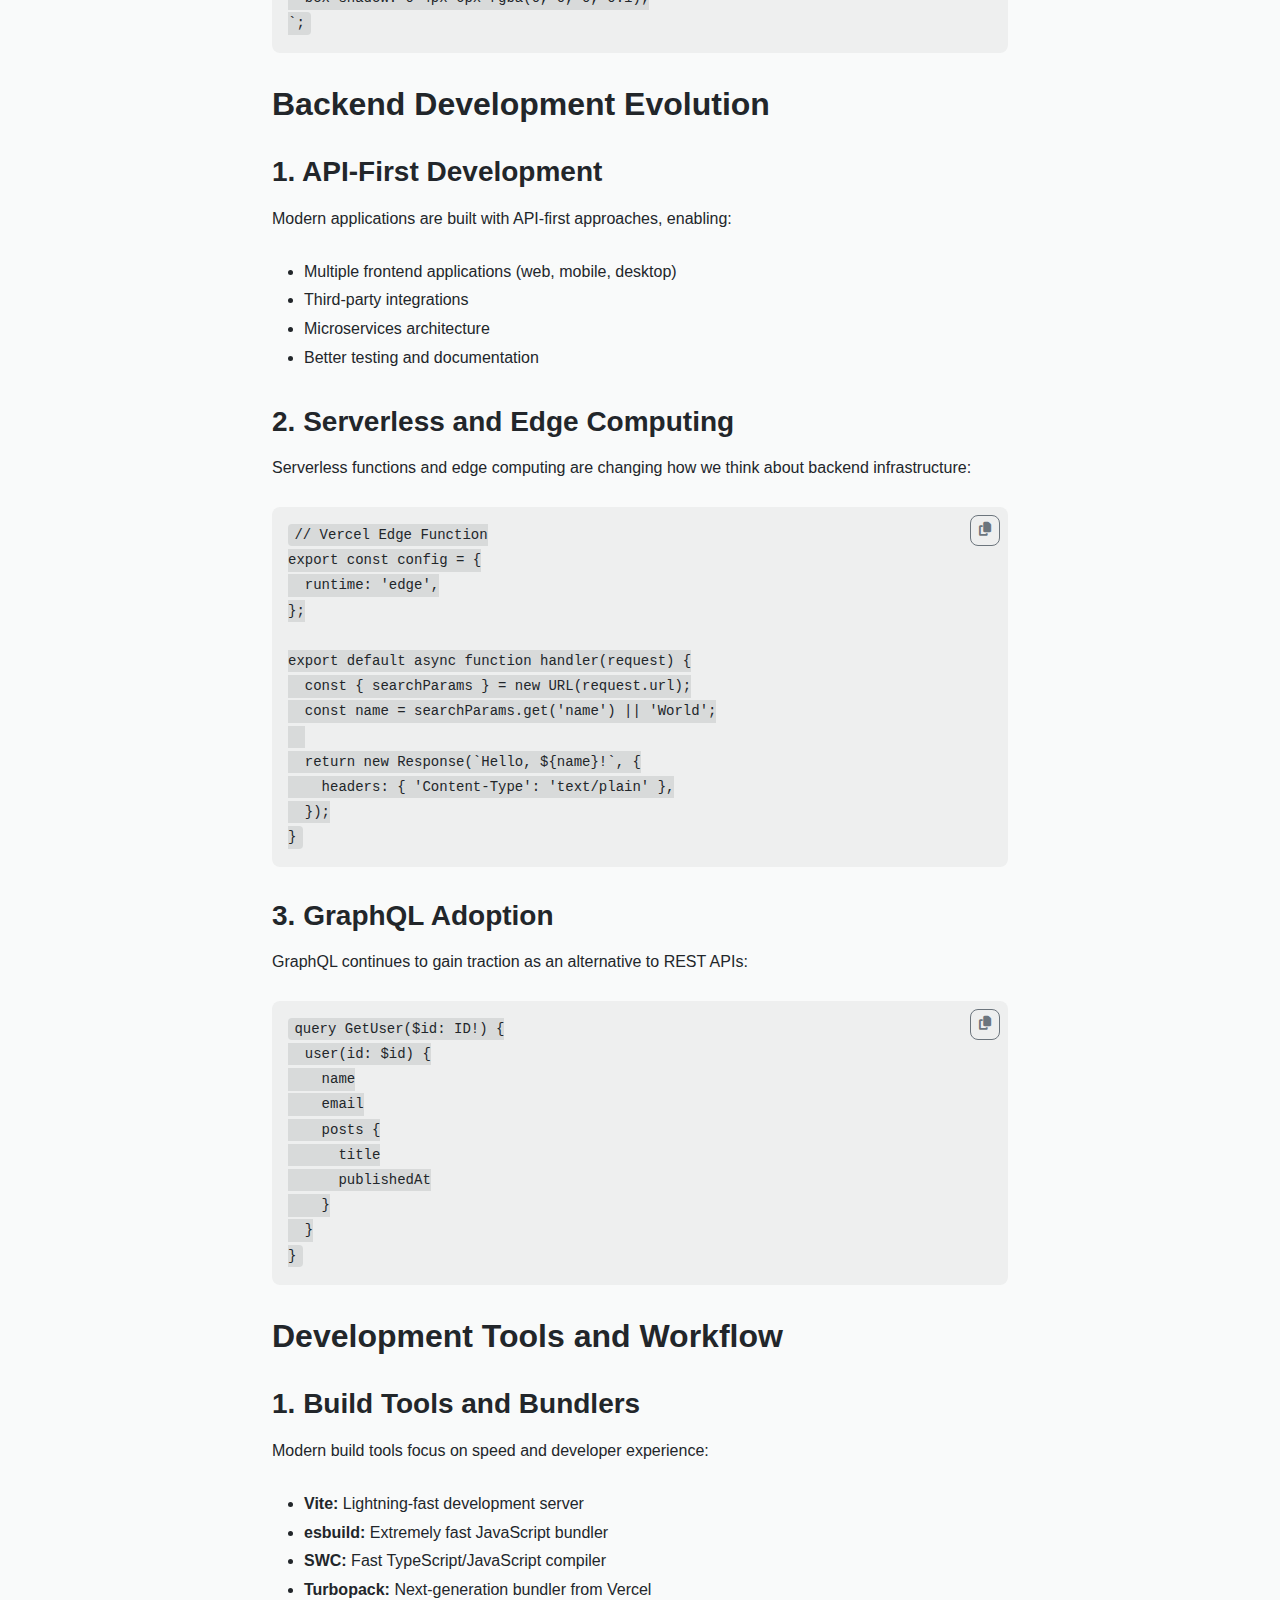
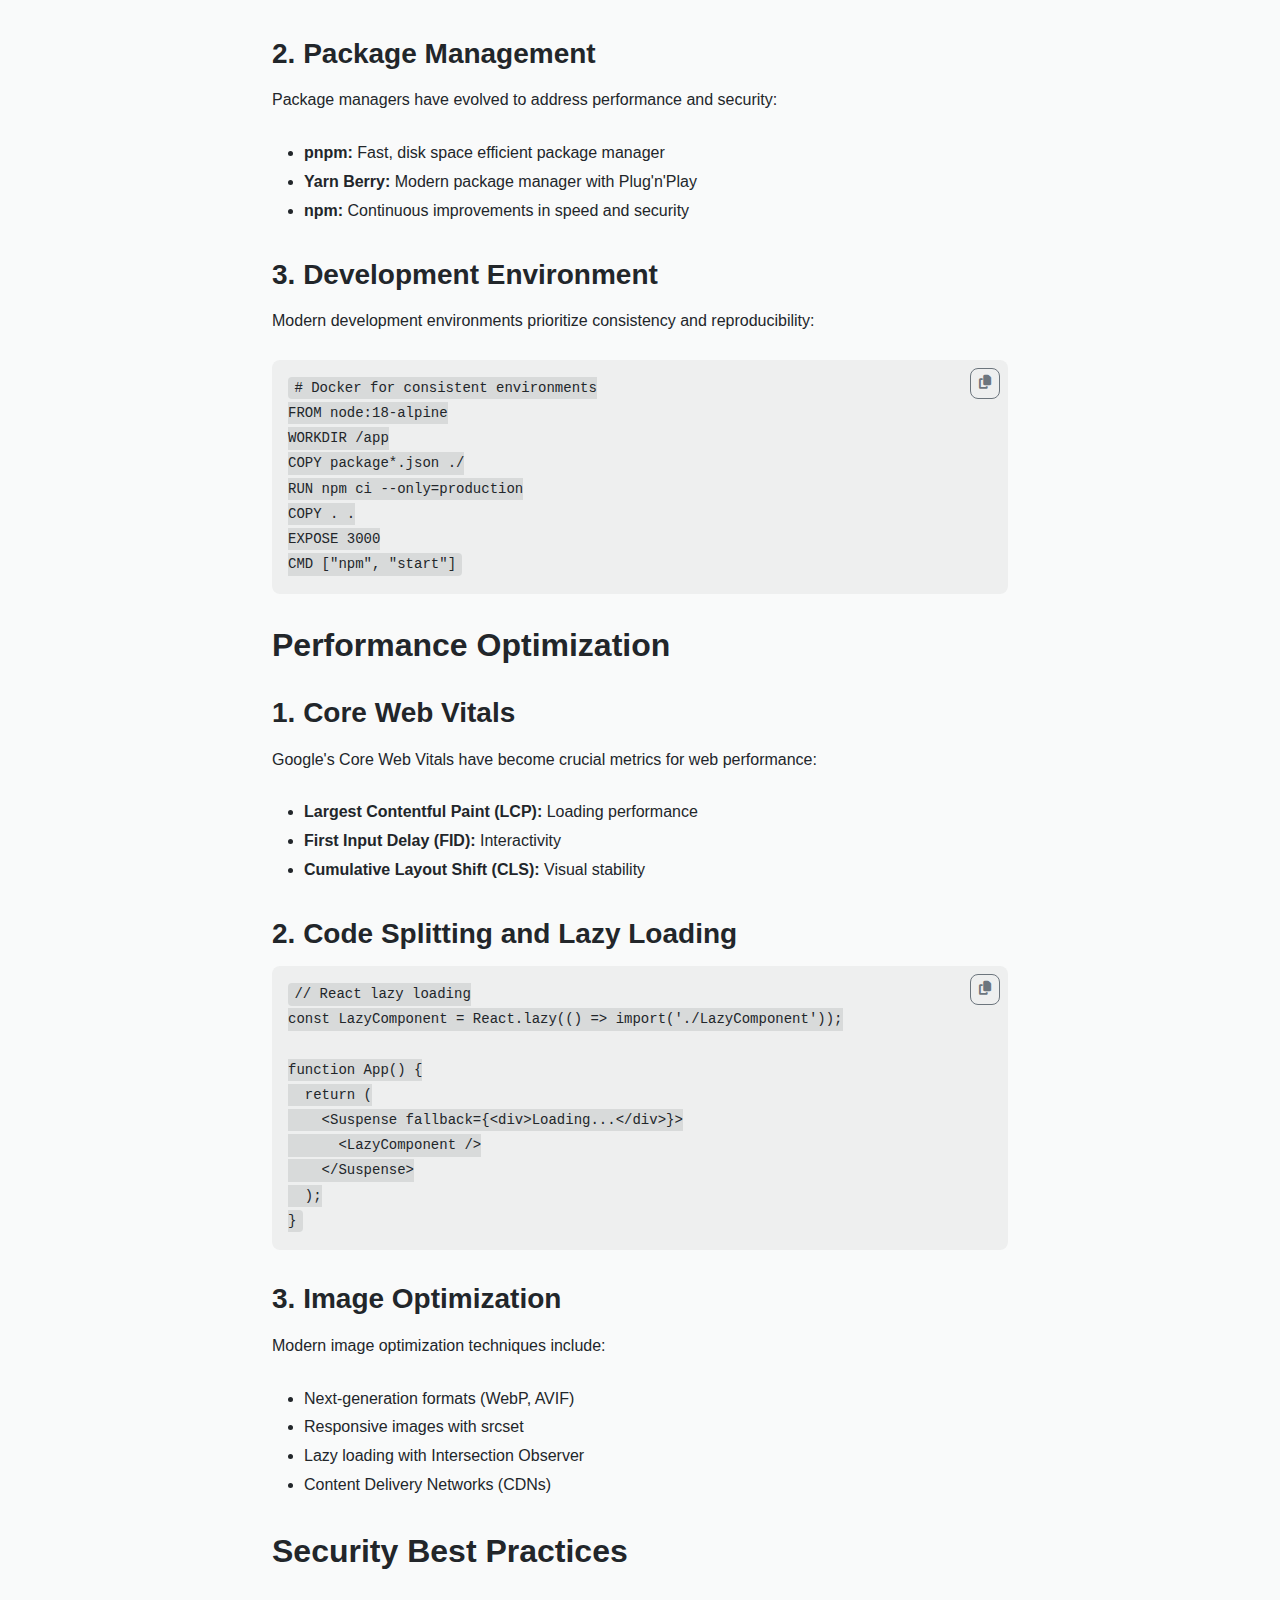
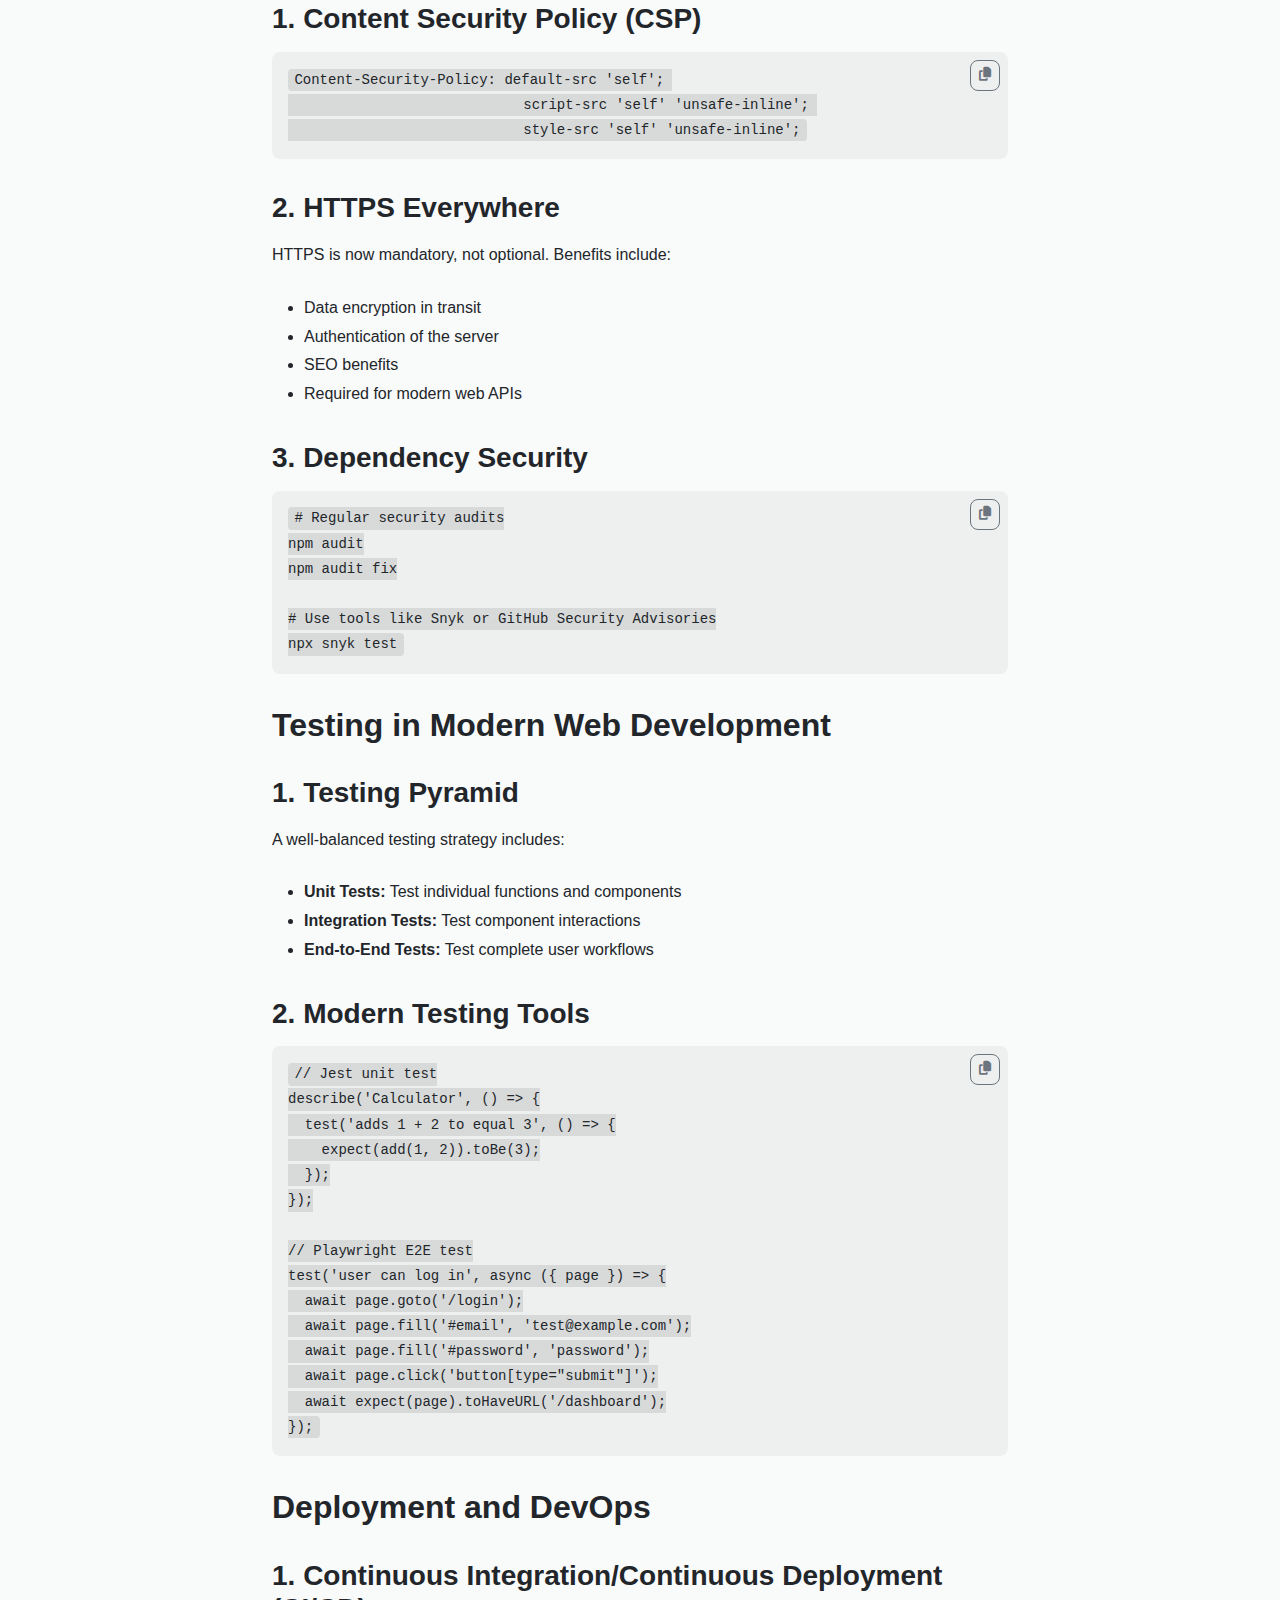
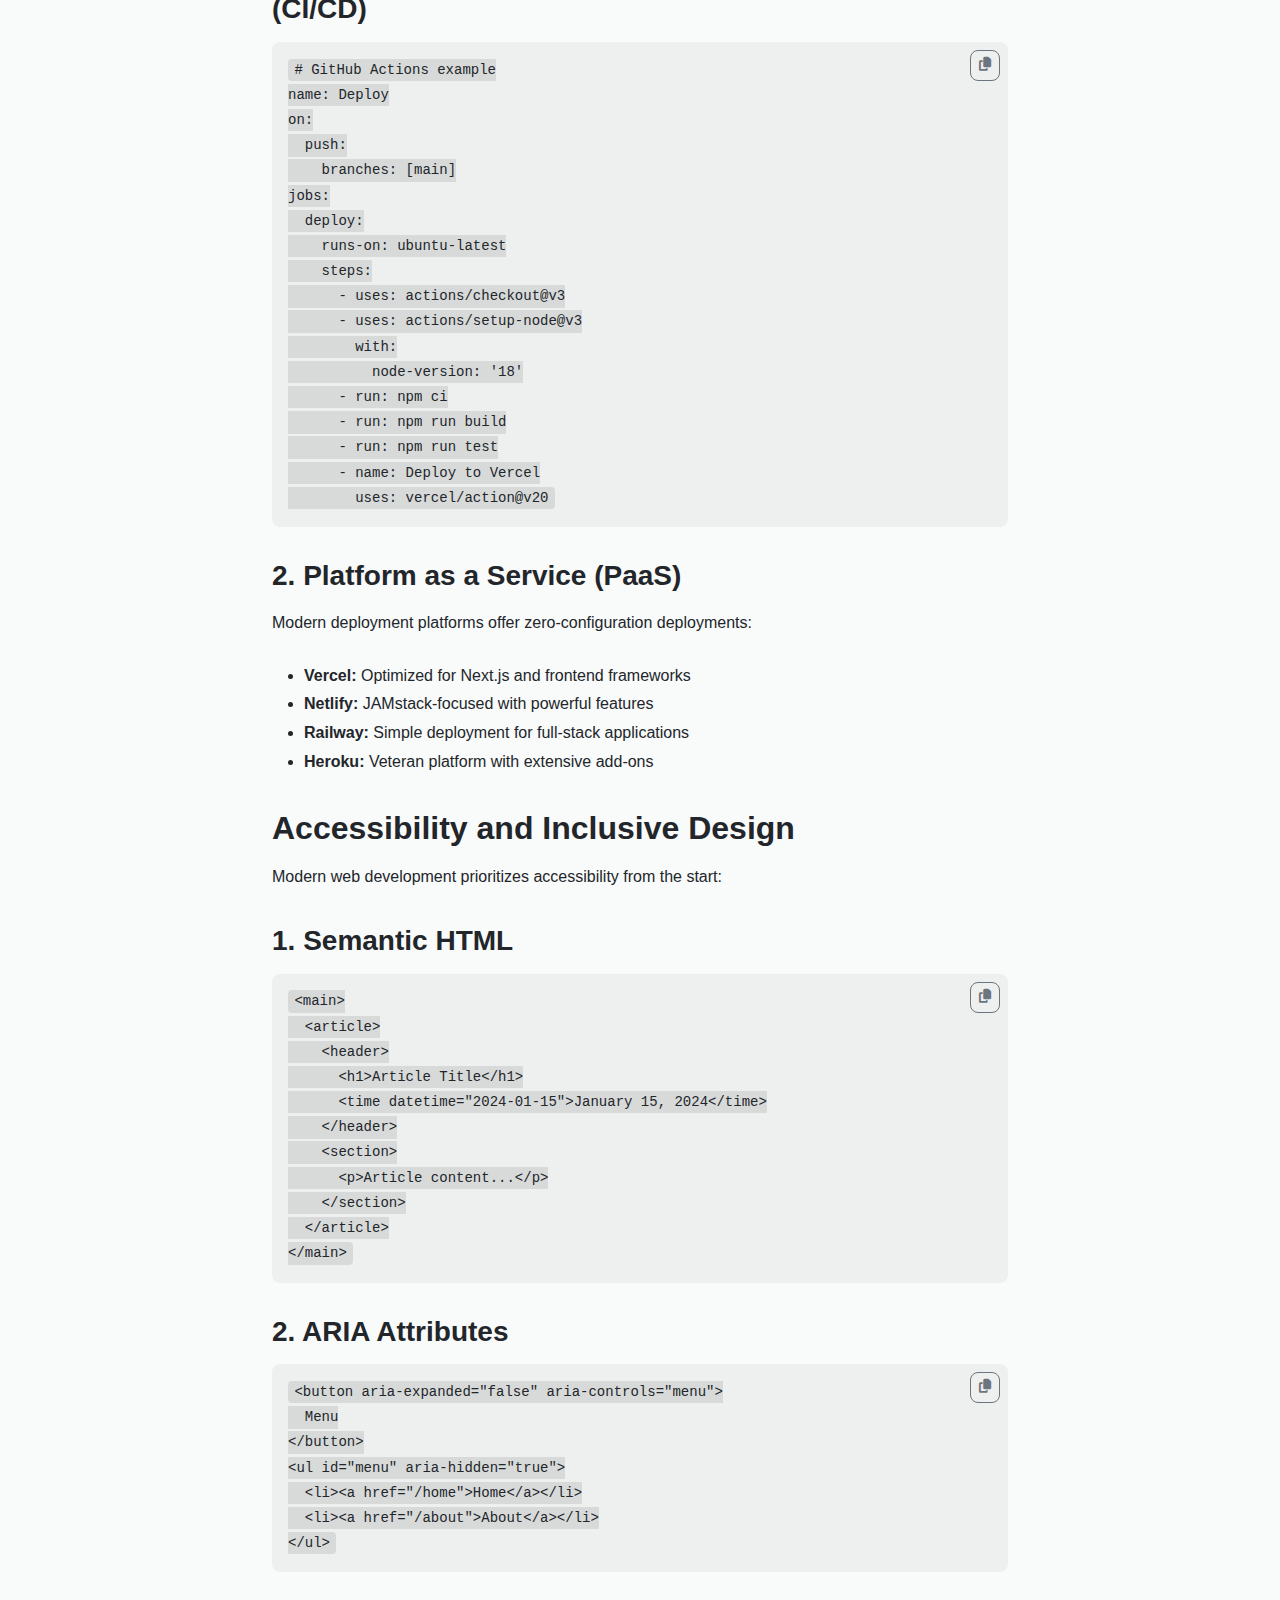
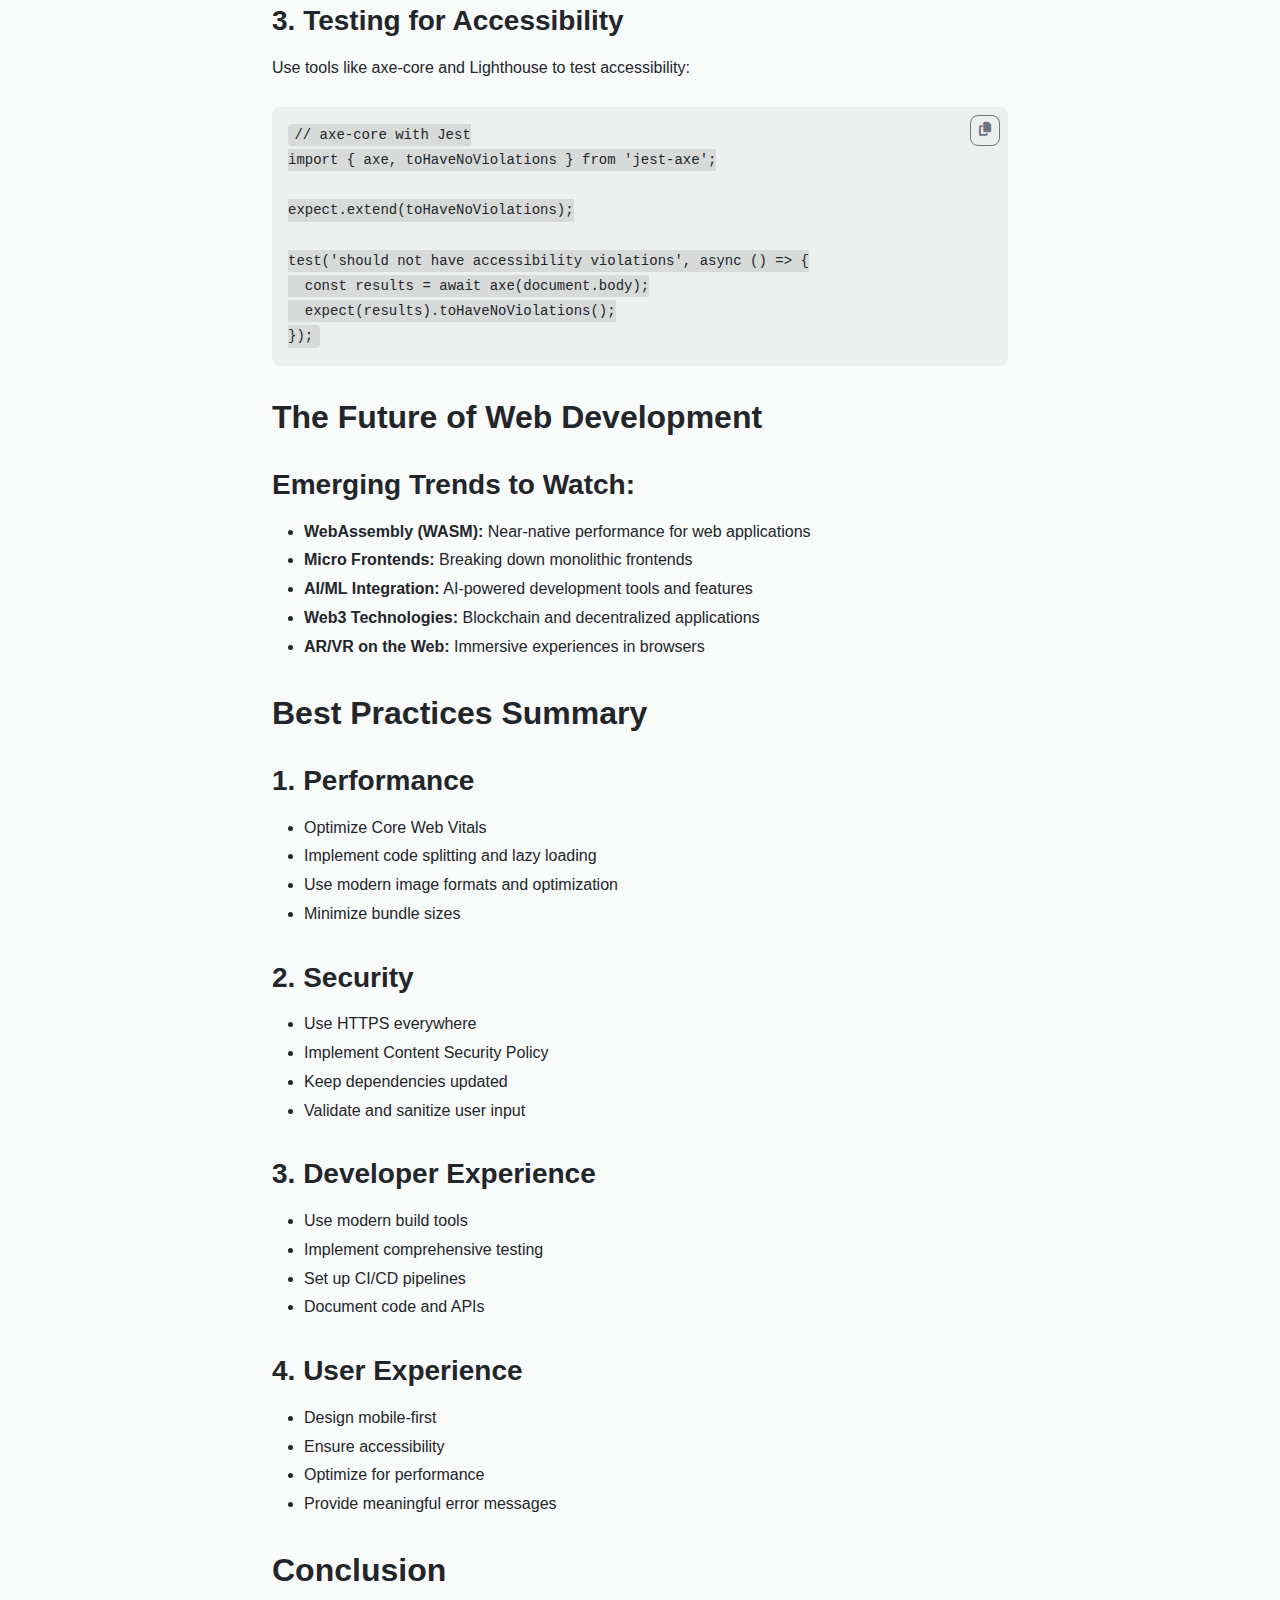
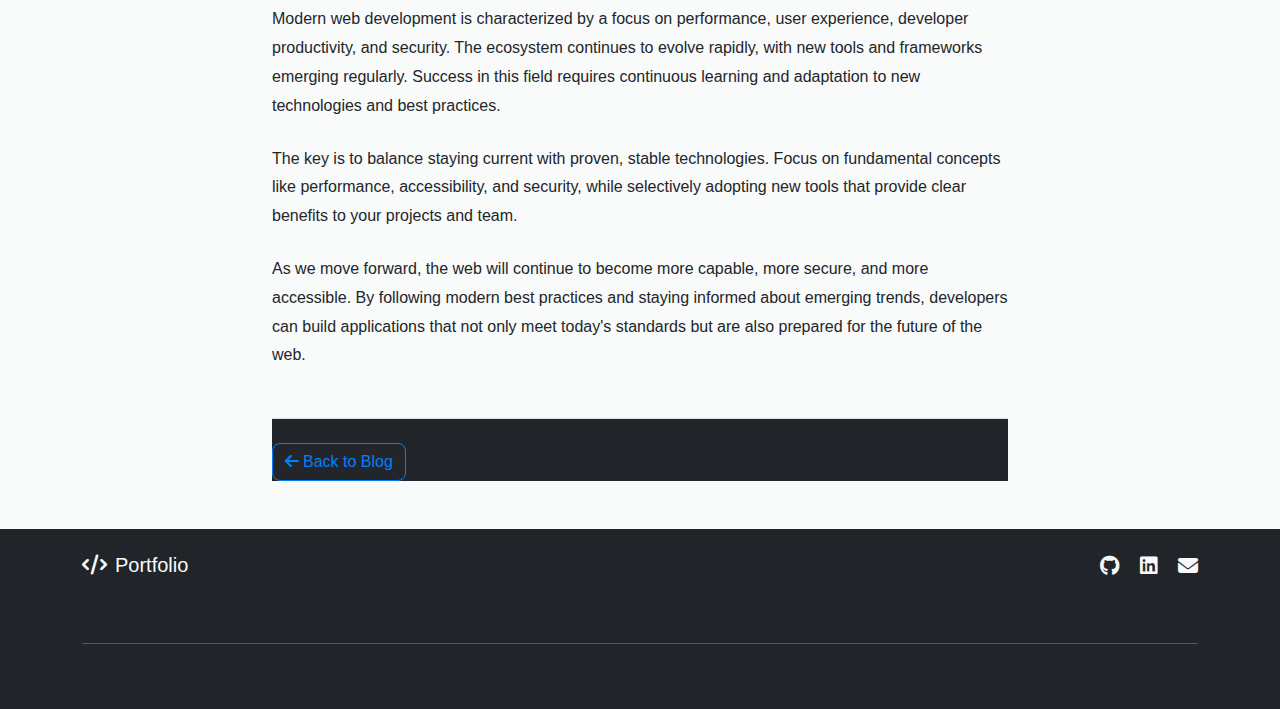
<file: blog/modern-web-development/index.html>
<!DOCTYPE html>
<html lang="en" dir="ltr">
<head>
    <meta charset="UTF-8">
    <meta name="viewport" content="width=device-width, initial-scale=1.0">
    <title>Modern Web Development: Trends and Best Practices in 2024 - Blog</title>
    
    <!-- Bootstrap 5 CSS -->
    <link href="https://cdn.jsdelivr.net/npm/bootstrap@5.3.0/dist/css/bootstrap.min.css" rel="stylesheet">
    <!-- Font Awesome -->
    <link rel="stylesheet" href="https://cdnjs.cloudflare.com/ajax/libs/font-awesome/6.4.0/css/all.min.css">
    <!-- Custom CSS -->
    <link rel="stylesheet" href="/static/css/style.css">
    
    
</head>
<body>
    <!-- Navigation -->
    <nav class="navbar navbar-expand-lg navbar-dark bg-dark fixed-top">
        <div class="container">
            <a class="navbar-brand fw-bold" href="/">
                <i class="fas fa-code me-2"></i>Portfolio
            </a>
            
            <button class="navbar-toggler" type="button" data-bs-toggle="collapse" data-bs-target="#navbarNav">
                <span class="navbar-toggler-icon"></span>
            </button>
            
            <div class="collapse navbar-collapse" id="navbarNav">
                <ul class="navbar-nav me-auto">
                    <li class="nav-item">
                        <a class="nav-link " href="/">
                            <i class="fas fa-home me-1"></i>Home
                        </a>
                    </li>
                    <li class="nav-item">
                        <a class="nav-link " href="/projects">
                            <i class="fas fa-laptop-code me-1"></i>Projects
                        </a>
                    </li>
                    <li class="nav-item">
                        <a class="nav-link " href="/electronics">
                            <i class="fas fa-microchip me-1"></i>Electronics
                        </a>
                    </li>
                    <li class="nav-item">
                        <a class="nav-link " href="/blog">
                            <i class="fas fa-blog me-1"></i>Blog
                        </a>
                    </li>
                    <li class="nav-item">
                        <a class="nav-link " href="/about">
                            <i class="fas fa-user me-1"></i>About
                        </a>
                    </li>
                    <li class="nav-item">
                        <a class="nav-link " href="/contact">
                            <i class="fas fa-envelope me-1"></i>Contact
                        </a>
                    </li>
                </ul>
                
            </div>
        </div>
    </nav>

    <!-- Flash Messages -->
    
        
    

    <!-- Main Content -->
    <main>
        
<div class="container mt-5 pt-4">
    <div class="row">
        <div class="col-lg-8 mx-auto">
            <article class="blog-post">
                <header class="mb-4">
                    <h1 class="h2 fw-bold">Modern Web Development: Trends and Best Practices in 2024</h1>
                </header>
                
                <div class="blog-content">
                    <!DOCTYPE html>
<html lang="en">
<head>
    <meta charset="UTF-8">
    <meta name="viewport" content="width=device-width, initial-scale=1.0">
    <title>Modern Web Development: Trends and Best Practices in 2024</title>
</head>
<body>
    <h1>Modern Web Development: Trends and Best Practices in 2024</h1>
    
    <p>The web development landscape continues to evolve at a rapid pace. New technologies, frameworks, and methodologies emerge regularly, reshaping how we build and deploy web applications. In this comprehensive overview, we'll explore the current trends and best practices that are defining modern web development in 2024.</p>
    
    <h2>The Current State of Web Development</h2>
    
    <p>Web development has matured significantly over the past decade. We've moved from simple static websites to complex, interactive applications that rival desktop software in functionality and user experience. This evolution has been driven by several key factors:</p>
    
    <ul>
        <li><strong>Improved Browser Capabilities:</strong> Modern browsers support advanced APIs and features</li>
        <li><strong>Mobile-First Approach:</strong> Mobile traffic now dominates web usage</li>
        <li><strong>Performance Expectations:</strong> Users expect fast, responsive applications</li>
        <li><strong>Developer Experience:</strong> Tools and frameworks prioritize developer productivity</li>
        <li><strong>Security Awareness:</strong> Security is now a fundamental consideration</li>
    </ul>
    
    <h2>Frontend Development Trends</h2>
    
    <h3>1. Component-Based Architecture</h3>
    
    <p>Component-based frameworks like React, Vue.js, and Angular have become the standard for building modern user interfaces. This approach offers several advantages:</p>
    
    <ul>
        <li><strong>Reusability:</strong> Components can be reused across different parts of an application</li>
        <li><strong>Maintainability:</strong> Easier to maintain and update individual components</li>
        <li><strong>Testing:</strong> Components can be tested in isolation</li>
        <li><strong>Collaboration:</strong> Teams can work on different components simultaneously</li>
    </ul>
    
    <h3>2. Static Site Generation (SSG) and Server-Side Rendering (SSR)</h3>
    
    <p>Frameworks like Next.js, Nuxt.js, and Gatsby have popularized hybrid approaches that combine the benefits of static generation with dynamic functionality:</p>
    
    <pre><code>// Next.js example with static generation
export async function getStaticProps() {
  const data = await fetchData();
  return {
    props: { data },
    revalidate: 60 // Regenerate every 60 seconds
  };
}

export default function Page({ data }) {
  return &lt;div&gt;{data.content}&lt;/div&gt;;
}</code></pre>
    
    <h3>3. Progressive Web Apps (PWAs)</h3>
    
    <p>PWAs bridge the gap between web and mobile applications, offering:</p>
    
    <ul>
        <li>Offline functionality through service workers</li>
        <li>Push notifications</li>
        <li>App-like user experience</li>
        <li>Installation on mobile devices</li>
        <li>Background synchronization</li>
    </ul>
    
    <h3>4. Modern CSS Approaches</h3>
    
    <p>CSS has evolved significantly with new features and methodologies:</p>
    
    <h4>CSS Grid and Flexbox:</h4>
    <pre><code>.container {
  display: grid;
  grid-template-columns: repeat(auto-fit, minmax(300px, 1fr));
  gap: 2rem;
}

.card {
  display: flex;
  flex-direction: column;
  justify-content: space-between;
}</code></pre>
    
    <h4>CSS Custom Properties (Variables):</h4>
    <pre><code>:root {
  --primary-color: #3498db;
  --secondary-color: #2ecc71;
  --border-radius: 8px;
}

.button {
  background-color: var(--primary-color);
  border-radius: var(--border-radius);
}</code></pre>
    
    <h4>CSS-in-JS and Utility-First Frameworks:</h4>
    <p>Tailwind CSS and styled-components have gained popularity for their different approaches to styling:</p>
    
    <pre><code>&lt;!-- Tailwind CSS --&gt;
&lt;div class="bg-blue-500 text-white p-4 rounded-lg shadow-md"&gt;
  Card content
&lt;/div&gt;

// styled-components
const Card = styled.div`
  background-color: #3498db;
  color: white;
  padding: 1rem;
  border-radius: 0.5rem;
  box-shadow: 0 4px 6px rgba(0, 0, 0, 0.1);
`;</code></pre>
    
    <h2>Backend Development Evolution</h2>
    
    <h3>1. API-First Development</h3>
    
    <p>Modern applications are built with API-first approaches, enabling:</p>
    
    <ul>
        <li>Multiple frontend applications (web, mobile, desktop)</li>
        <li>Third-party integrations</li>
        <li>Microservices architecture</li>
        <li>Better testing and documentation</li>
    </ul>
    
    <h3>2. Serverless and Edge Computing</h3>
    
    <p>Serverless functions and edge computing are changing how we think about backend infrastructure:</p>
    
    <pre><code>// Vercel Edge Function
export const config = {
  runtime: 'edge',
};

export default async function handler(request) {
  const { searchParams } = new URL(request.url);
  const name = searchParams.get('name') || 'World';
  
  return new Response(`Hello, ${name}!`, {
    headers: { 'Content-Type': 'text/plain' },
  });
}</code></pre>
    
    <h3>3. GraphQL Adoption</h3>
    
    <p>GraphQL continues to gain traction as an alternative to REST APIs:</p>
    
    <pre><code>query GetUser($id: ID!) {
  user(id: $id) {
    name
    email
    posts {
      title
      publishedAt
    }
  }
}</code></pre>
    
    <h2>Development Tools and Workflow</h2>
    
    <h3>1. Build Tools and Bundlers</h3>
    
    <p>Modern build tools focus on speed and developer experience:</p>
    
    <ul>
        <li><strong>Vite:</strong> Lightning-fast development server</li>
        <li><strong>esbuild:</strong> Extremely fast JavaScript bundler</li>
        <li><strong>SWC:</strong> Fast TypeScript/JavaScript compiler</li>
        <li><strong>Turbopack:</strong> Next-generation bundler from Vercel</li>
    </ul>
    
    <h3>2. Package Management</h3>
    
    <p>Package managers have evolved to address performance and security:</p>
    
    <ul>
        <li><strong>pnpm:</strong> Fast, disk space efficient package manager</li>
        <li><strong>Yarn Berry:</strong> Modern package manager with Plug'n'Play</li>
        <li><strong>npm:</strong> Continuous improvements in speed and security</li>
    </ul>
    
    <h3>3. Development Environment</h3>
    
    <p>Modern development environments prioritize consistency and reproducibility:</p>
    
    <pre><code># Docker for consistent environments
FROM node:18-alpine
WORKDIR /app
COPY package*.json ./
RUN npm ci --only=production
COPY . .
EXPOSE 3000
CMD ["npm", "start"]</code></pre>
    
    <h2>Performance Optimization</h2>
    
    <h3>1. Core Web Vitals</h3>
    
    <p>Google's Core Web Vitals have become crucial metrics for web performance:</p>
    
    <ul>
        <li><strong>Largest Contentful Paint (LCP):</strong> Loading performance</li>
        <li><strong>First Input Delay (FID):</strong> Interactivity</li>
        <li><strong>Cumulative Layout Shift (CLS):</strong> Visual stability</li>
    </ul>
    
    <h3>2. Code Splitting and Lazy Loading</h3>
    
    <pre><code>// React lazy loading
const LazyComponent = React.lazy(() => import('./LazyComponent'));

function App() {
  return (
    &lt;Suspense fallback={&lt;div&gt;Loading...&lt;/div&gt;}&gt;
      &lt;LazyComponent /&gt;
    &lt;/Suspense&gt;
  );
}</code></pre>
    
    <h3>3. Image Optimization</h3>
    
    <p>Modern image optimization techniques include:</p>
    
    <ul>
        <li>Next-generation formats (WebP, AVIF)</li>
        <li>Responsive images with srcset</li>
        <li>Lazy loading with Intersection Observer</li>
        <li>Content Delivery Networks (CDNs)</li>
    </ul>
    
    <h2>Security Best Practices</h2>
    
    <h3>1. Content Security Policy (CSP)</h3>
    
    <pre><code>Content-Security-Policy: default-src 'self'; 
                            script-src 'self' 'unsafe-inline'; 
                            style-src 'self' 'unsafe-inline';</code></pre>
    
    <h3>2. HTTPS Everywhere</h3>
    
    <p>HTTPS is now mandatory, not optional. Benefits include:</p>
    
    <ul>
        <li>Data encryption in transit</li>
        <li>Authentication of the server</li>
        <li>SEO benefits</li>
        <li>Required for modern web APIs</li>
    </ul>
    
    <h3>3. Dependency Security</h3>
    
    <pre><code># Regular security audits
npm audit
npm audit fix

# Use tools like Snyk or GitHub Security Advisories
npx snyk test</code></pre>
    
    <h2>Testing in Modern Web Development</h2>
    
    <h3>1. Testing Pyramid</h3>
    
    <p>A well-balanced testing strategy includes:</p>
    
    <ul>
        <li><strong>Unit Tests:</strong> Test individual functions and components</li>
        <li><strong>Integration Tests:</strong> Test component interactions</li>
        <li><strong>End-to-End Tests:</strong> Test complete user workflows</li>
    </ul>
    
    <h3>2. Modern Testing Tools</h3>
    
    <pre><code>// Jest unit test
describe('Calculator', () => {
  test('adds 1 + 2 to equal 3', () => {
    expect(add(1, 2)).toBe(3);
  });
});

// Playwright E2E test
test('user can log in', async ({ page }) => {
  await page.goto('/login');
  await page.fill('#email', 'test@example.com');
  await page.fill('#password', 'password');
  await page.click('button[type="submit"]');
  await expect(page).toHaveURL('/dashboard');
});</code></pre>
    
    <h2>Deployment and DevOps</h2>
    
    <h3>1. Continuous Integration/Continuous Deployment (CI/CD)</h3>
    
    <pre><code># GitHub Actions example
name: Deploy
on:
  push:
    branches: [main]
jobs:
  deploy:
    runs-on: ubuntu-latest
    steps:
      - uses: actions/checkout@v3
      - uses: actions/setup-node@v3
        with:
          node-version: '18'
      - run: npm ci
      - run: npm run build
      - run: npm run test
      - name: Deploy to Vercel
        uses: vercel/action@v20</code></pre>
    
    <h3>2. Platform as a Service (PaaS)</h3>
    
    <p>Modern deployment platforms offer zero-configuration deployments:</p>
    
    <ul>
        <li><strong>Vercel:</strong> Optimized for Next.js and frontend frameworks</li>
        <li><strong>Netlify:</strong> JAMstack-focused with powerful features</li>
        <li><strong>Railway:</strong> Simple deployment for full-stack applications</li>
        <li><strong>Heroku:</strong> Veteran platform with extensive add-ons</li>
    </ul>
    
    <h2>Accessibility and Inclusive Design</h2>
    
    <p>Modern web development prioritizes accessibility from the start:</p>
    
    <h3>1. Semantic HTML</h3>
    
    <pre><code>&lt;main&gt;
  &lt;article&gt;
    &lt;header&gt;
      &lt;h1&gt;Article Title&lt;/h1&gt;
      &lt;time datetime="2024-01-15"&gt;January 15, 2024&lt;/time&gt;
    &lt;/header&gt;
    &lt;section&gt;
      &lt;p&gt;Article content...&lt;/p&gt;
    &lt;/section&gt;
  &lt;/article&gt;
&lt;/main&gt;</code></pre>
    
    <h3>2. ARIA Attributes</h3>
    
    <pre><code>&lt;button aria-expanded="false" aria-controls="menu"&gt;
  Menu
&lt;/button&gt;
&lt;ul id="menu" aria-hidden="true"&gt;
  &lt;li&gt;&lt;a href="/home"&gt;Home&lt;/a&gt;&lt;/li&gt;
  &lt;li&gt;&lt;a href="/about"&gt;About&lt;/a&gt;&lt;/li&gt;
&lt;/ul&gt;</code></pre>
    
    <h3>3. Testing for Accessibility</h3>
    
    <p>Use tools like axe-core and Lighthouse to test accessibility:</p>
    
    <pre><code>// axe-core with Jest
import { axe, toHaveNoViolations } from 'jest-axe';

expect.extend(toHaveNoViolations);

test('should not have accessibility violations', async () => {
  const results = await axe(document.body);
  expect(results).toHaveNoViolations();
});</code></pre>
    
    <h2>The Future of Web Development</h2>
    
    <h3>Emerging Trends to Watch:</h3>
    
    <ul>
        <li><strong>WebAssembly (WASM):</strong> Near-native performance for web applications</li>
        <li><strong>Micro Frontends:</strong> Breaking down monolithic frontends</li>
        <li><strong>AI/ML Integration:</strong> AI-powered development tools and features</li>
        <li><strong>Web3 Technologies:</strong> Blockchain and decentralized applications</li>
        <li><strong>AR/VR on the Web:</strong> Immersive experiences in browsers</li>
    </ul>
    
    <h2>Best Practices Summary</h2>
    
    <h3>1. Performance</h3>
    <ul>
        <li>Optimize Core Web Vitals</li>
        <li>Implement code splitting and lazy loading</li>
        <li>Use modern image formats and optimization</li>
        <li>Minimize bundle sizes</li>
    </ul>
    
    <h3>2. Security</h3>
    <ul>
        <li>Use HTTPS everywhere</li>
        <li>Implement Content Security Policy</li>
        <li>Keep dependencies updated</li>
        <li>Validate and sanitize user input</li>
    </ul>
    
    <h3>3. Developer Experience</h3>
    <ul>
        <li>Use modern build tools</li>
        <li>Implement comprehensive testing</li>
        <li>Set up CI/CD pipelines</li>
        <li>Document code and APIs</li>
    </ul>
    
    <h3>4. User Experience</h3>
    <ul>
        <li>Design mobile-first</li>
        <li>Ensure accessibility</li>
        <li>Optimize for performance</li>
        <li>Provide meaningful error messages</li>
    </ul>
    
    <h2>Conclusion</h2>
    
    <p>Modern web development is characterized by a focus on performance, user experience, developer productivity, and security. The ecosystem continues to evolve rapidly, with new tools and frameworks emerging regularly. Success in this field requires continuous learning and adaptation to new technologies and best practices.</p>
    
    <p>The key is to balance staying current with proven, stable technologies. Focus on fundamental concepts like performance, accessibility, and security, while selectively adopting new tools that provide clear benefits to your projects and team.</p>
    
    <p>As we move forward, the web will continue to become more capable, more secure, and more accessible. By following modern best practices and staying informed about emerging trends, developers can build applications that not only meet today's standards but are also prepared for the future of the web.</p>
</body>
</html>

                </div>
                
                <footer class="mt-5 pt-4 border-top">
                    <div class="row">
                        <div class="col-md-6">
                            <a href="/blog" class="btn btn-outline-primary">
                                <i class="fas fa-arrow-left me-1"></i>Back to Blog
                            </a>
                        </div>
                    </div>
                </footer>
            </article>
        </div>
    </div>
</div>

    </main>

    <!-- Footer -->
    <footer class="bg-dark text-light py-4 mt-5">
        <div class="container">
            <div class="row">
                <div class="col-md-6">
                    <h5><i class="fas fa-code me-2"></i>Portfolio</h5>
                    <p class="text-muted">Software Engineer & Electronics Enthusiast</p>
                </div>
                <div class="col-md-6 text-md-end">
                    <div class="social-links">
                        <a href="https://github.com/muazalamri/" class="text-light me-3"><i class="fab fa-github fa-lg"></i></a>
                        <a href="https://www.linkedin.com/in/muaz-alamri/" class="text-light me-3"><i class="fab fa-linkedin fa-lg"></i></a>
                        <a href="mailto:muazalamri2006@gmail.com" class="text-light"><i class="fas fa-envelope fa-lg"></i></a>
                    </div>
                </div>
            </div>
            <hr class="my-3">
            <div class="text-center text-muted">
                <small>&copy; 2025 Muaz Alamri. All rights reserved.</small>
            </div>
        </div>
    </footer>

    <!-- Bootstrap 5 JS -->
    <script src="https://cdn.jsdelivr.net/npm/bootstrap@5.3.0/dist/js/bootstrap.bundle.min.js"></script>
    <!-- Custom JS -->
    <script src="/static/js/main.js"></script>
    
    
</body>
</html>
</file>
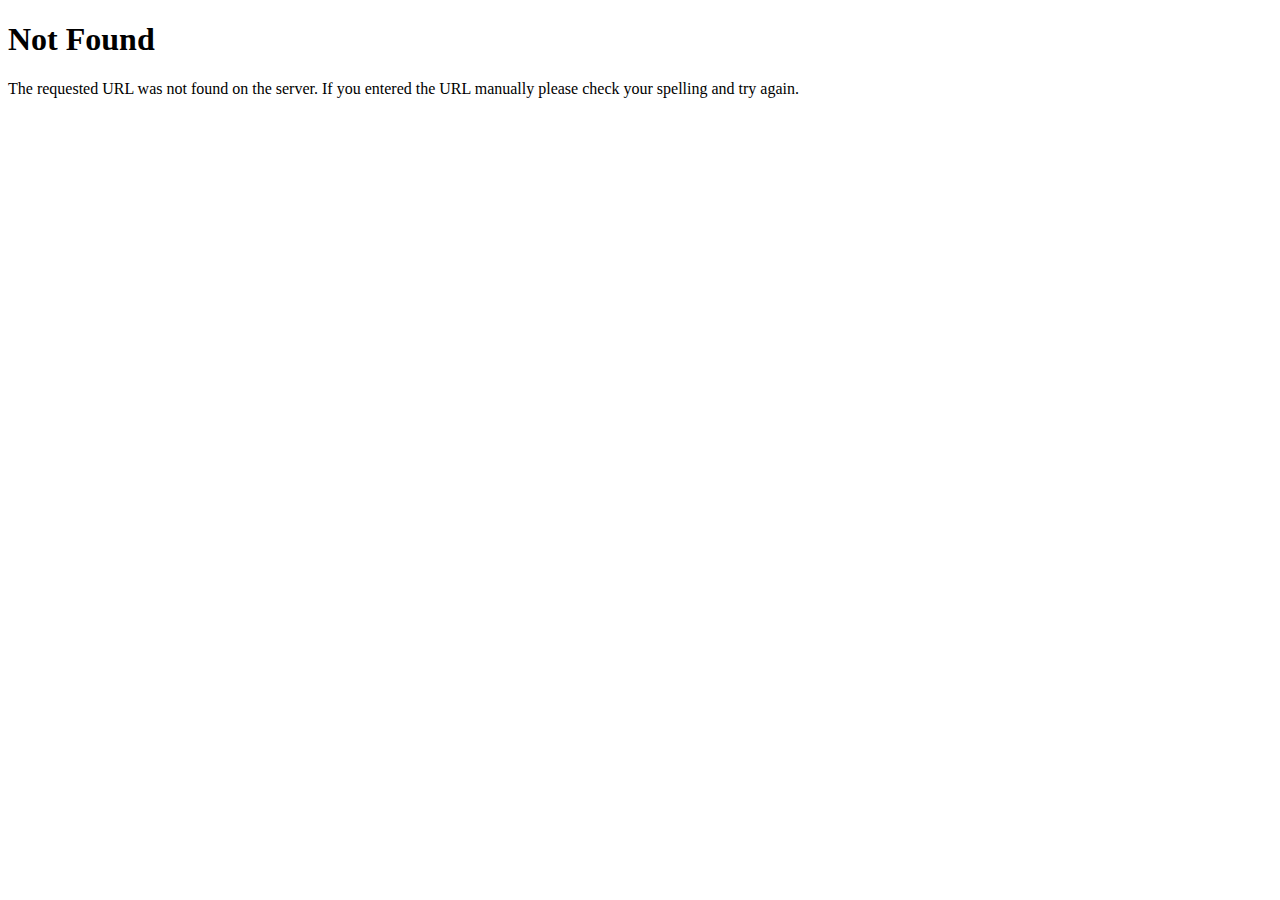
<file: post/&lt;int:post_id&gt;/index.html>
<!doctype html>
<html lang=en>
<title>404 Not Found</title>
<h1>Not Found</h1>
<p>The requested URL was not found on the server. If you entered the URL manually please check your spelling and try again.</p>
</file>
<file: static/css/style.css>
/* Custom CSS Variables */
:root {
    --primary: 210 100% 50%; /* #0066FF */
    --primary-dark: 210 100% 40%; /* #0052CC */
    --secondary: 210 11% 71%; /* #9CA3AF */
    --success: 120 100% 25%; /* #008000 */
    --warning: 45 100% 51%; /* #FFC107 */
    --danger: 0 84% 60%; /* #DC3545 */
    --background: 210 11% 98%; /* #F5F7FA */
    --surface: 0 0% 100%; /* #FFFFFF */
    --text: 210 11% 15%; /* #1F2937 */
    --text-muted: 210 11% 46%; /* #6B7280 */
    --border: 210 11% 87%; /* #D1D5DB */
}

/* Base Styles */
body {
    font-family: 'Inter', -apple-system, BlinkMacSystemFont, 'Segoe UI', Roboto, sans-serif;
    background-color: hsl(var(--background));
    color: hsl(var(--text));
    line-height: 1.6;
}

/* RTL Support for Arabic */
[dir="rtl"] {
    text-align: right;
}

[dir="rtl"] .navbar-nav {
    flex-direction: row-reverse;
}

[dir="rtl"] .dropdown-menu-end {
    right: auto;
    left: 0;
}

/* Navigation */
.navbar-dark {
    background-color: hsl(var(--text)) !important;
    box-shadow: 0 2px 4px rgba(0,0,0,.1);
}

.navbar-brand {
    font-weight: 700;
    font-size: 1.5rem;
}

.nav-link {
    font-weight: 500;
    transition: color 0.3s ease;
}

.nav-link:hover, .nav-link.active {
    color: hsl(var(--primary)) !important;
}

/* Hero Section */
.hero-section {
    background: linear-gradient(135deg, hsl(var(--background)) 0%, hsl(210 20% 98%) 100%);
    position: relative;
    overflow: hidden;
}

.hero-section::before {
    content: '';
    position: absolute;
    top: 0;
    left: 0;
    right: 0;
    bottom: 0;
    background: url("data:image/svg+xml,%3Csvg width='60' height='60' viewBox='0 0 60 60' xmlns='http://www.w3.org/2000/svg'%3E%3Cg fill='none' fill-rule='evenodd'%3E%3Cg fill='%23E5E7EB' fill-opacity='0.3'%3E%3Ccircle cx='30' cy='30' r='1'/%3E%3C/g%3E%3C/g%3E%3C/svg%3E");
    z-index: 0;
}

.hero-content {
    position: relative;
    z-index: 1;
}

.hero-image {
    position: relative;
    z-index: 1;
}

/* Animations */
@keyframes fadeInUp {
    from {
        opacity: 0;
        transform: translateY(30px);
    }
    to {
        opacity: 1;
        transform: translateY(0);
    }
}

.fade-in {
    animation: fadeInUp 0.8s ease-out;
}

.fade-in-delay {
    animation: fadeInUp 0.8s ease-out 0.2s both;
}

.fade-in-delay-2 {
    animation: fadeInUp 0.8s ease-out 0.4s both;
}

.fade-in-delay-3 {
    animation: fadeInUp 0.8s ease-out 0.6s both;
}

.fade-in-delay-4 {
    animation: fadeInUp 0.8s ease-out 0.8s both;
}

/* Cards */
.card {
    border: 1px solid hsl(var(--border));
    border-radius: 12px;
    transition: all 0.3s ease;
}

.card:hover {
    transform: translateY(-4px);
    box-shadow: 0 8px 25px rgba(0,0,0,.1) !important;
}

.project-card .card-img-top {
    border-radius: 12px 12px 0 0;
    height: 200px;
    object-fit: cover;
}

.project-card .card-body {
    padding: 1.5rem;
}

.project-description {
    color: hsl(var(--text-muted));
    font-size: 0.9rem;
    line-height: 1.5;
    max-height: 4.5em;
    overflow: hidden;
    display: -webkit-box;
    -webkit-line-clamp: 3;
    -webkit-box-orient: vertical;
}

.technologies .badge {
    font-size: 0.75rem;
    font-weight: 500;
    margin-bottom: 0.25rem;
}

.project-badges .badge {
    font-size: 0.7rem;
    margin-right: 0.5rem;
}

/* Blog Cards */
.blog-card {
    transition: all 0.3s ease;
}

.blog-card:hover {
    transform: translateY(-2px);
    box-shadow: 0 4px 15px rgba(0,0,0,.1) !important;
}

.blog-meta {
    font-size: 0.85rem;
}

.blog-content {
    line-height: 1.8;
}

.blog-content h1,
.blog-content h2,
.blog-content h3,
.blog-content h4,
.blog-content h5,
.blog-content h6 {
    margin-top: 2rem;
    margin-bottom: 1rem;
    font-weight: 600;
}

.blog-content p {
    margin-bottom: 1.5rem;
}

.blog-content pre {
    background-color: hsl(var(--text) / 0.05);
    padding: 1rem;
    border-radius: 8px;
    overflow-x: auto;
}

.blog-content code {
    background-color: hsl(var(--text) / 0.1);
    padding: 0.2rem 0.4rem;
    border-radius: 4px;
    font-size: 0.875rem;
}

/* Timeline */
.timeline {
    position: relative;
    padding-left: 3rem;
}

.timeline::before {
    content: '';
    position: absolute;
    left: 1rem;
    top: 0;
    bottom: 0;
    width: 2px;
    background-color: hsl(var(--border));
}

.timeline-item {
    position: relative;
    margin-bottom: 2rem;
}

.timeline-marker {
    position: absolute;
    left: -3rem;
    top: 0.5rem;
    width: 12px;
    height: 12px;
    border-radius: 50%;
    border: 3px solid hsl(var(--surface));
}

.timeline-content {
    background-color: hsl(var(--surface));
    padding: 1.5rem;
    border-radius: 8px;
    border: 1px solid hsl(var(--border));
    box-shadow: 0 2px 4px rgba(0,0,0,.05);
}

/* Skills */
.skill-item {
    margin-bottom: 1rem;
}

.progress {
    height: 8px;
    border-radius: 4px;
    background-color: hsl(var(--border));
}

.progress-bar {
    border-radius: 4px;
    transition: width 0.6s ease;
}

/* Buttons */
.btn {
    border-radius: 8px;
    font-weight: 500;
    transition: all 0.3s ease;
}

.btn-primary {
    background-color: hsl(var(--primary));
    border-color: hsl(var(--primary));
}

.btn-primary:hover {
    background-color: hsl(var(--primary-dark));
    border-color: hsl(var(--primary-dark));
    transform: translateY(-1px);
}

.btn-outline-primary {
    color: hsl(var(--primary));
    border-color: hsl(var(--primary));
}

.btn-outline-primary:hover {
    background-color: hsl(var(--primary));
    border-color: hsl(var(--primary));
}

.btn-success {
    background-color: hsl(var(--success));
    border-color: hsl(var(--success));
}

/* Forms */
.form-control,
.form-select {
    border-radius: 8px;
    border: 1px solid hsl(var(--border));
    transition: border-color 0.3s ease, box-shadow 0.3s ease;
}

.form-control:focus,
.form-select:focus {
    border-color: hsl(var(--primary));
    box-shadow: 0 0 0 0.2rem hsl(var(--primary) / 0.25);
}

/* Pagination */
.pagination .page-link {
    color: hsl(var(--primary));
    border: 1px solid hsl(var(--border));
    border-radius: 8px;
    margin: 0 0.25rem;
}

.pagination .page-item.active .page-link {
    background-color: hsl(var(--primary));
    border-color: hsl(var(--primary));
}

/* Footer */
footer {
    background-color: hsl(var(--text)) !important;
}

.social-links a {
    transition: color 0.3s ease;
}

.social-links a:hover {
    color: hsl(var(--primary)) !important;
}

/* Error Page */
.error-page {
    padding: 4rem 0;
}

.error-icon {
    animation: pulse 2s infinite;
}

@keyframes pulse {
    0% {
        transform: scale(1);
    }
    50% {
        transform: scale(1.05);
    }
    100% {
        transform: scale(1);
    }
}

/* Contact Info */
.contact-item {
    display: flex;
    align-items: center;
    font-size: 0.95rem;
}

.map-placeholder {
    border-radius: 8px;
    border: 1px solid hsl(var(--border));
}

/* Mobile Responsiveness */
@media (max-width: 768px) {
    .hero-section {
        padding: 2rem 0;
    }
    
    .hero-content {
        text-align: center;
        margin-bottom: 2rem;
    }
    
    .display-4 {
        font-size: 2rem;
    }
    
    .timeline {
        padding-left: 2rem;
    }
    
    .timeline::before {
        left: 0.5rem;
    }
    
    .timeline-marker {
        left: -2.5rem;
    }
    
    .hero-buttons .btn {
        display: block;
        width: 100%;
        margin-bottom: 0.5rem;
    }
    
    .hero-buttons .btn:last-child {
        margin-bottom: 0;
    }
}

/* Loading States */
.loading {
    opacity: 0.6;
    pointer-events: none;
}

.loading::after {
    content: '';
    position: absolute;
    top: 50%;
    left: 50%;
    width: 20px;
    height: 20px;
    margin: -10px 0 0 -10px;
    border: 2px solid hsl(var(--primary));
    border-top-color: transparent;
    border-radius: 50%;
    animation: spin 1s linear infinite;
}

@keyframes spin {
    to {
        transform: rotate(360deg);
    }
}

/* Accessibility */
.sr-only {
    position: absolute;
    width: 1px;
    height: 1px;
    padding: 0;
    margin: -1px;
    overflow: hidden;
    clip: rect(0, 0, 0, 0);
    white-space: nowrap;
    border: 0;
}

/* Focus styles for better accessibility */
.btn:focus,
.form-control:focus,
.form-select:focus,
.nav-link:focus {
    outline: 2px solid hsl(var(--primary));
    outline-offset: 2px;
}

/* High contrast mode support */
@media (prefers-contrast: high) {
    .card {
        border-width: 2px;
    }
    
    .btn {
        border-width: 2px;
    }
}

/* Reduced motion support */
@media (prefers-reduced-motion: reduce) {
    *,
    *::before,
    *::after {
        animation-duration: 0.01ms !important;
        animation-iteration-count: 1 !important;
        transition-duration: 0.01ms !important;
        scroll-behavior: auto !important;
    }
}

/* Print styles */
@media print {
    .navbar,
    footer,
    .btn,
    .pagination {
        display: none !important;
    }
    
    body {
        background: white !important;
        color: black !important;
    }
    
    .card {
        border: 1px solid #000 !important;
        box-shadow: none !important;
    }
}
</file>
